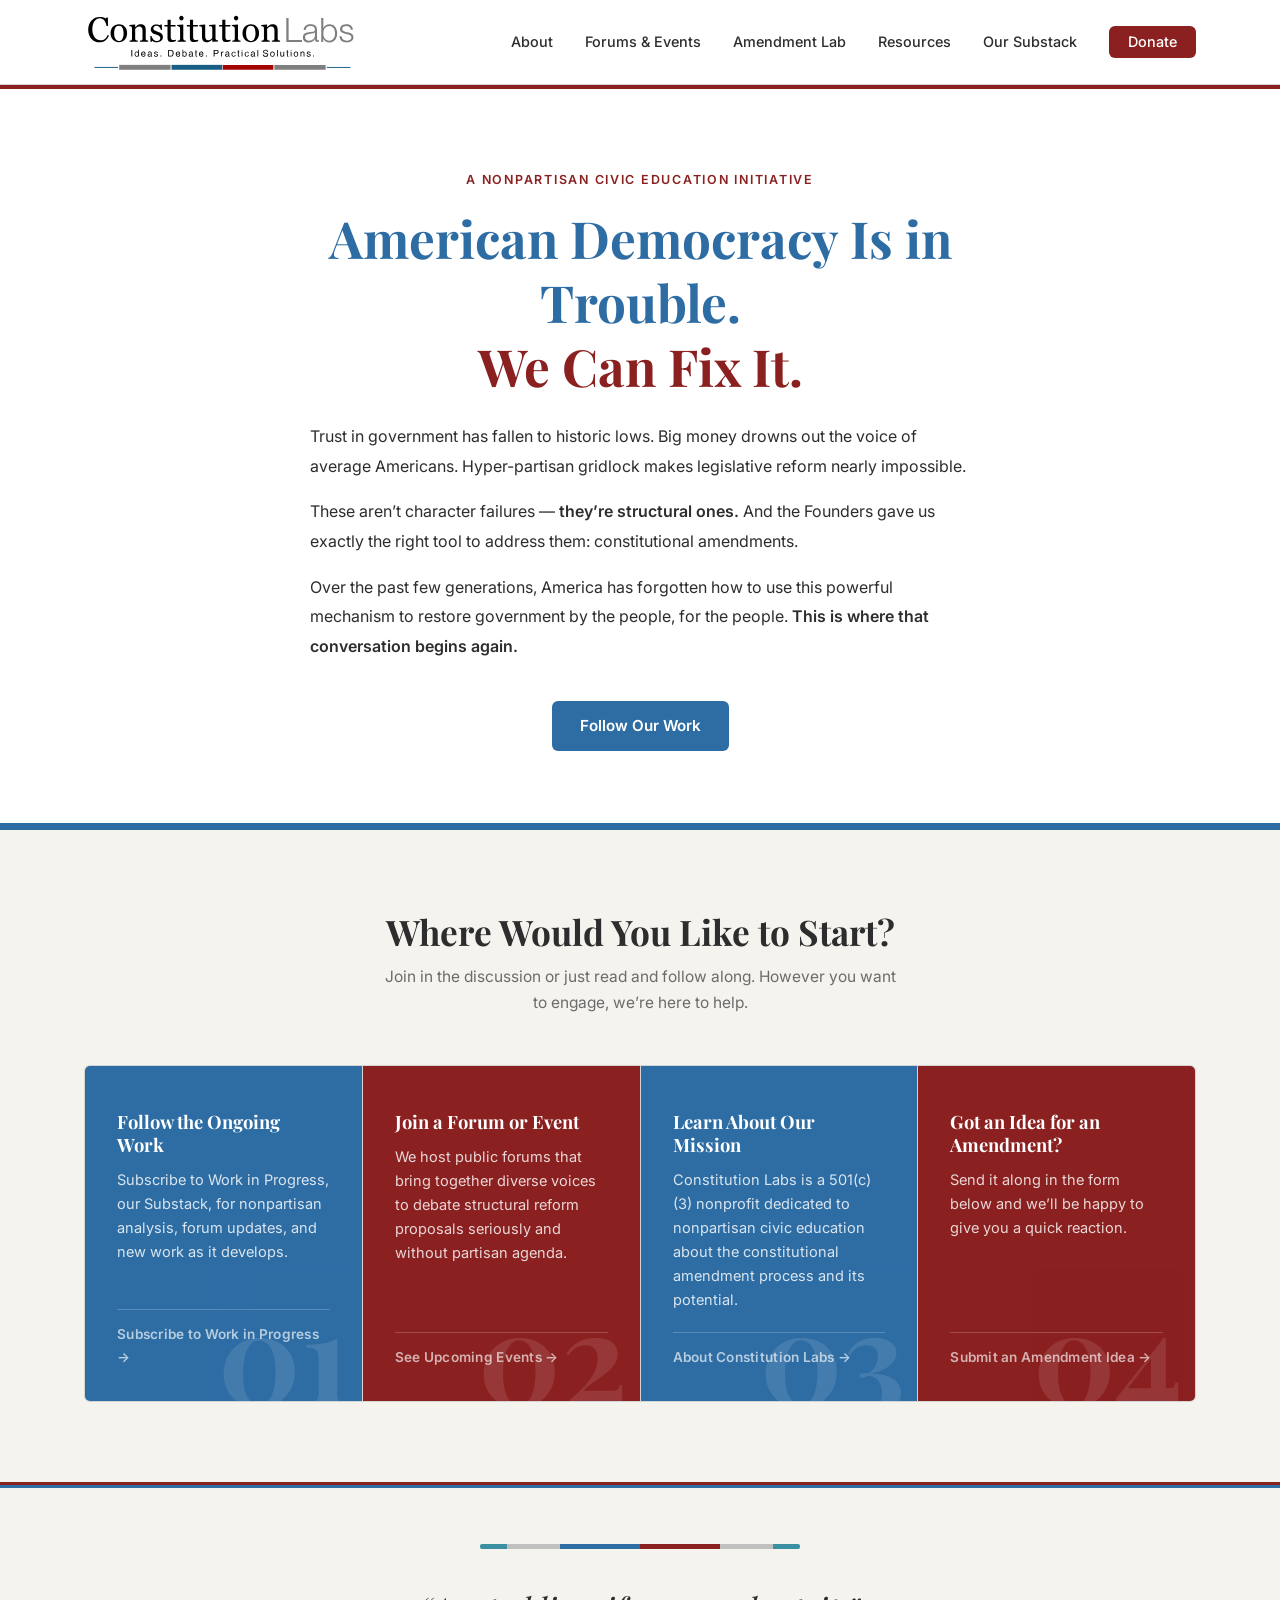
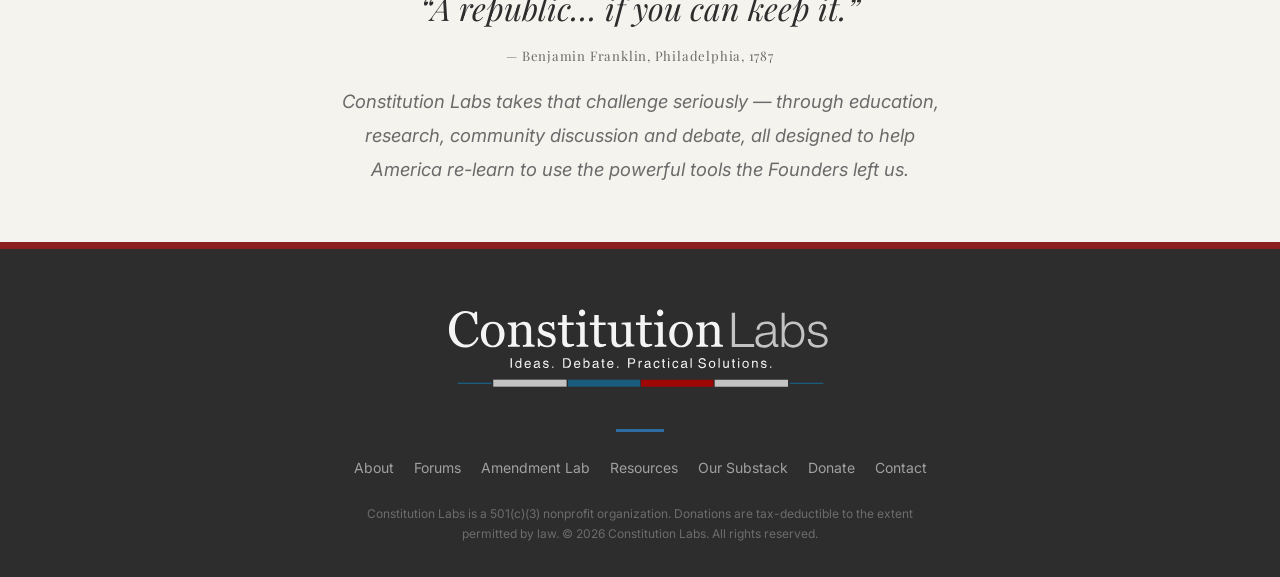
<file: index.html>
<!DOCTYPE html>
<html lang="en">
<head>
  <meta charset="UTF-8">
  <meta name="viewport" content="width=device-width, initial-scale=1.0">
  <title>Constitution Labs — Ideas. Debate. Practical Solutions.</title>
  <meta name="description" content="Constitution Labs is a nonpartisan nonprofit dedicated to educating the public about constitutional reform and fostering serious public dialogue about structural solutions to America's governance challenges.">
  <link rel="stylesheet" href="css/style.css">
  <link rel="preconnect" href="https://fonts.googleapis.com">
  <link href="https://fonts.googleapis.com/css2?family=Playfair+Display:ital,wght@0,400;0,700;1,400&family=Inter:wght@400;500;600&display=swap" rel="stylesheet">
</head>
<body>

  <!-- NAVIGATION -->
  <nav class="site-nav">
    <div class="nav-inner">
      <a href="/" class="nav-logo">
        <img src="assets/images/cl-logo-tagline.svg" alt="Constitution Labs">
      </a>
      <ul class="nav-links">
        <li><a href="/about.html">About</a></li>
        <li><a href="/forums.html">Forums &amp; Events</a></li>
        <li><a href="/amendment-lab.html">Amendment Lab</a></li>
        <li><a href="/resources.html">Resources</a></li>
        <li><a href="https://substack.com/@constitutionlabs" target="_blank" rel="noopener">Our Substack</a></li>
        <li><a href="/donate.html" class="nav-cta">Donate</a></li>
      </ul>
      <button class="nav-toggle" aria-label="Open menu">&#9776;</button>
    </div>
  </nav>

  <!-- HERO -->
  <header class="hero">
    <div class="hero-inner">
      <p class="hero-eyebrow">A Nonpartisan Civic Education Initiative</p>
      <h1 class="hero-headline">American Democracy Is in Trouble.<br><em>We Can Fix It.</em></h1>
      <div class="hero-subhead">
        <p>Trust in government has fallen to historic lows. Big money drowns out the voice of average Americans. Hyper-partisan gridlock makes legislative reform nearly impossible.</p>
        <p style="margin-top:1rem;">These aren&#8217;t character failures &#8212; <strong>they&#8217;re structural ones.</strong> And the Founders gave us exactly the right tool to address them: constitutional amendments.</p>
        <p style="margin-top:1rem;">Over the past few generations, America has forgotten how to use this powerful mechanism to restore government by the people, for the people. <strong>This is where that conversation begins again.</strong></p>
      </div>
      <div class="hero-actions">
        <a href="https://substack.com/@constitutionlabs" target="_blank" rel="noopener" class="btn btn-primary">Follow Our Work</a>
      </div>
    </div>
  </header>

  <!-- FOUR PATHWAYS -->
  <section class="pathways">
    <div class="container">
      <h2 class="section-title">Where Would You Like to Start?</h2>
      <p class="section-subtitle">Join in the discussion or just read and follow along. However you want to engage, we&#8217;re here to help.</p>
      <div class="pathway-grid">

        <a href="https://substack.com/@constitutionlabs" target="_blank" rel="noopener" class="pathway-card" data-num="01">
          <h3>Follow the Ongoing Work</h3>
          <p>Subscribe to Work in Progress, our Substack, for nonpartisan analysis, forum updates, and new work as it develops.</p>
          <span class="pathway-link">Subscribe to Work in Progress &rarr;</span>
        </a>

        <a href="/forums.html" class="pathway-card" data-num="02">
          <h3>Join a Forum or Event</h3>
          <p>We host public forums that bring together diverse voices to debate structural reform proposals seriously and without partisan agenda.</p>
          <span class="pathway-link">See Upcoming Events &rarr;</span>
        </a>

        <a href="/about.html" class="pathway-card" data-num="03">
          <h3>Learn About Our Mission</h3>
          <p>Constitution Labs is a 501(c)(3) nonprofit dedicated to nonpartisan civic education about the constitutional amendment process and its potential.</p>
          <span class="pathway-link">About Constitution Labs &rarr;</span>
        </a>

        <a href="/submit-amendment-idea-form.html" class="pathway-card" data-num="04">
          <h3>Got an Idea for an Amendment?</h3>
          <p>Send it along in the form below and we&#8217;ll be happy to give you a quick reaction.</p>
          <span class="pathway-link">Submit an Amendment Idea &rarr;</span>
        </a>

      </div>
    </div>
  </section>

  <!-- MISSION STRIP -->
  <section class="mission-strip">
    <div class="container">
      <div class="color-bar">
        <div class="bar-teal"></div>
        <div class="bar-lgray"></div>
        <div class="bar-slate"></div>
        <div class="bar-rust"></div>
        <div class="bar-rgray"></div>
        <div class="bar-teal2"></div>
      </div>
      <blockquote class="mission-quote">
        &#8220;A republic&hellip; if you can keep it.&#8221;
        <cite>&mdash; Benjamin Franklin, Philadelphia, 1787</cite>
      </blockquote>
      <p class="mission-text">Constitution Labs takes that challenge seriously &#8212; through education, research, community discussion and debate, all designed to help America re-learn to use the powerful tools the Founders left us.</p>
    </div>
  </section>

  <!-- FOOTER -->
  <footer class="site-footer">
    <div class="container footer-inner">
      <div class="footer-brand">
        <img src="assets/images/cl-logo-tagline-white.svg" alt="Constitution Labs">
      </div>
      <div class="footer-rule"></div>
      <nav class="footer-nav">
        <a href="/about.html">About</a>
        <a href="/forums.html">Forums</a>
        <a href="/amendment-lab.html">Amendment Lab</a>
        <a href="/resources.html">Resources</a>
        <a href="https://substack.com/@constitutionlabs" target="_blank" rel="noopener">Our Substack</a>
        <a href="/donate.html">Donate</a>
        <a href="/contact.html">Contact</a>
      </nav>
      <p class="footer-legal">Constitution Labs is a 501(c)(3) nonprofit organization. Donations are tax-deductible to the extent permitted by law. &copy; 2026 Constitution Labs. All rights reserved.</p>
    </div>
  </footer>

  <script src="js/main.js"></script>
</body>
</html>
</file>
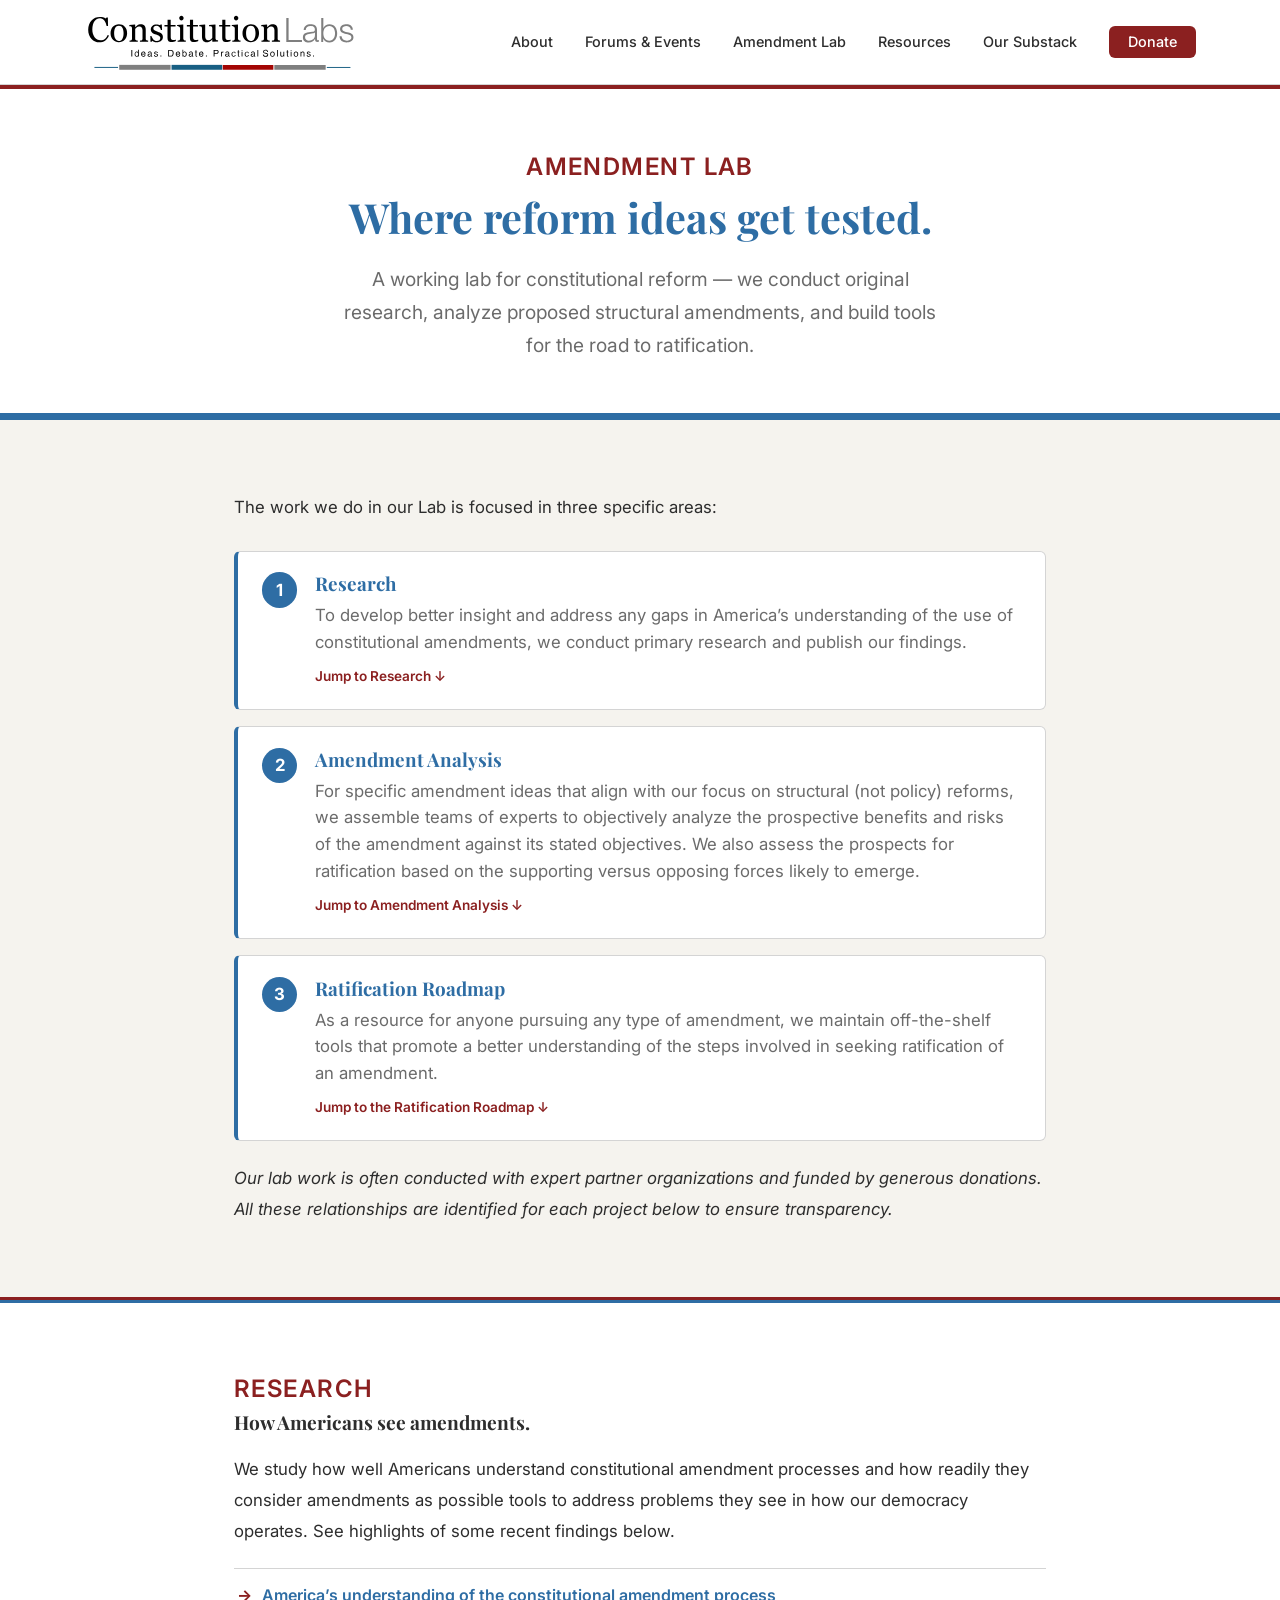
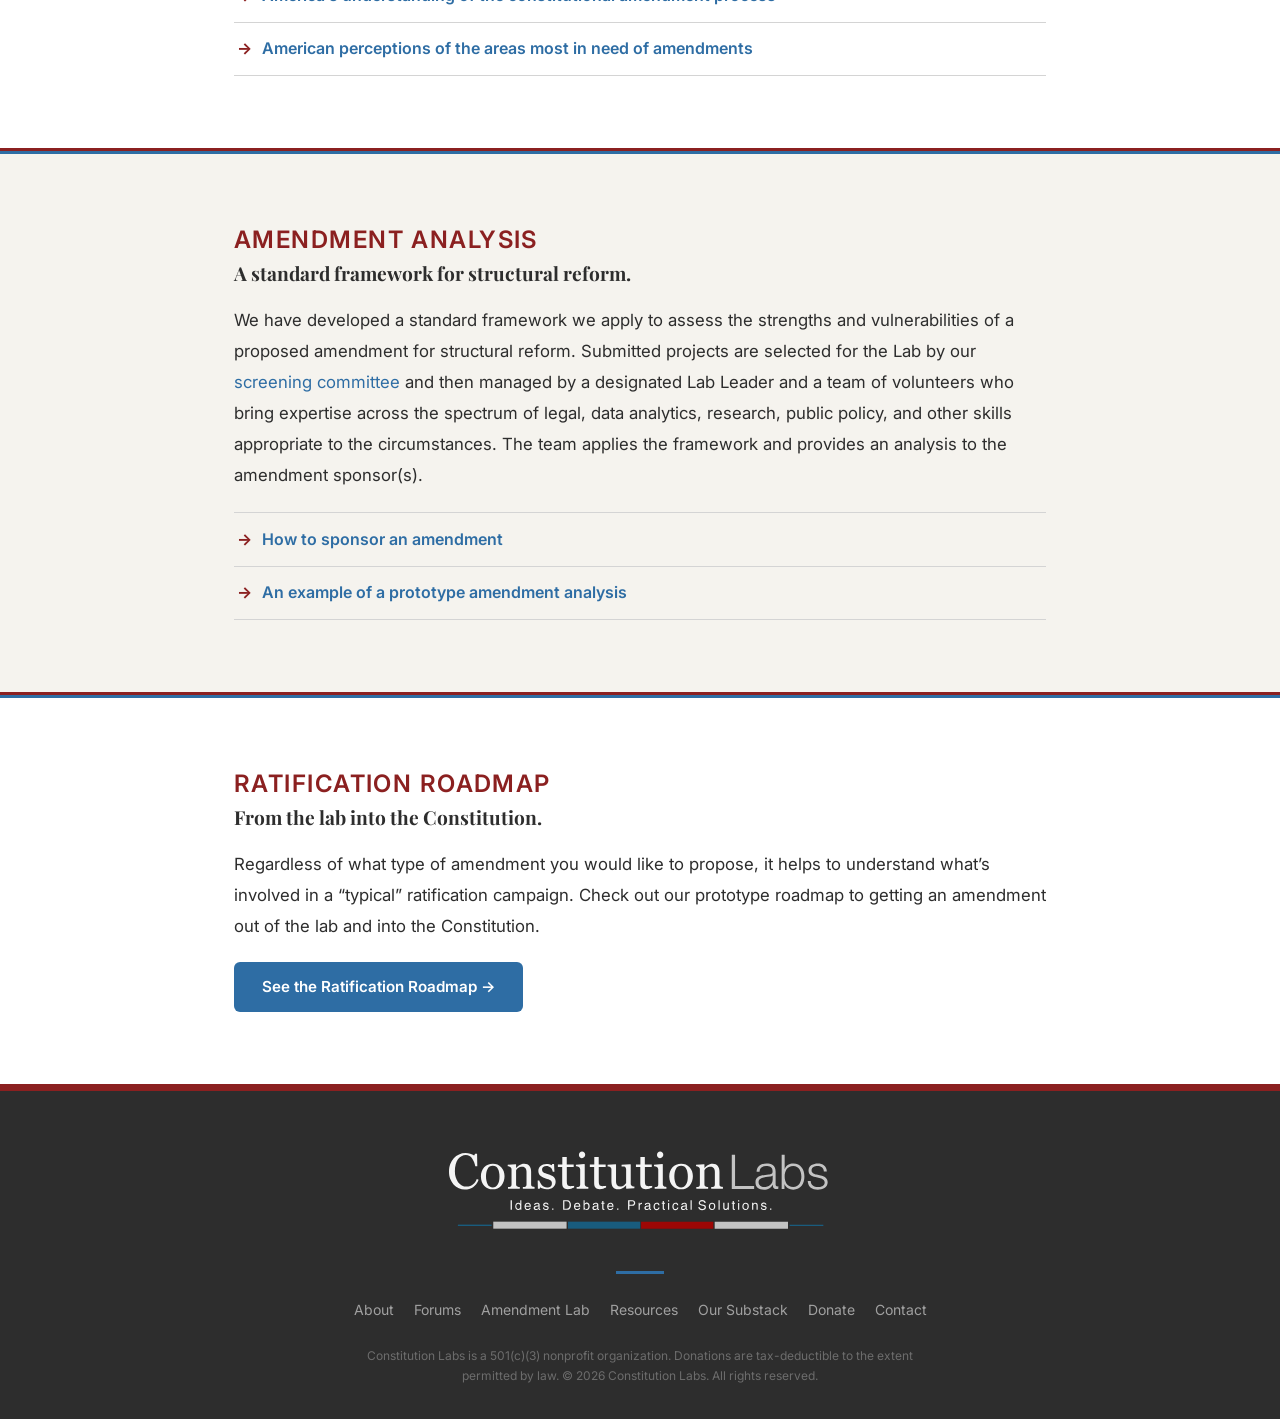
<file: amendment-lab.html>
<!DOCTYPE html>
<html lang="en">
<head>
  <meta charset="UTF-8">
  <meta name="viewport" content="width=device-width, initial-scale=1.0">
  <title>Amendment Lab — Constitution Labs</title>
  <meta name="description" content="Inside the Constitution Labs Amendment Lab: original research into how Americans understand amendments, expert analysis of proposed structural reforms, and practical tools for navigating the road to ratification.">
  <link rel="stylesheet" href="css/style.css">
  <link rel="preconnect" href="https://fonts.googleapis.com">
  <link href="https://fonts.googleapis.com/css2?family=Playfair+Display:ital,wght@0,400;0,700;1,400&family=Inter:wght@400;500;600&display=swap" rel="stylesheet">
</head>
<body>

  <!-- NAVIGATION -->
  <nav class="site-nav">
    <div class="nav-inner">
      <a href="/" class="nav-logo">
        <img src="assets/images/cl-logo-tagline.svg" alt="Constitution Labs">
      </a>
      <ul class="nav-links">
        <li><a href="/about.html">About</a></li>
        <li><a href="/forums.html">Forums &amp; Events</a></li>
        <li><a href="/amendment-lab.html">Amendment Lab</a></li>
        <li><a href="/resources.html">Resources</a></li>
        <li><a href="https://substack.com/@constitutionlabs" target="_blank" rel="noopener">Our Substack</a></li>
        <li><a href="/donate.html" class="nav-cta">Donate</a></li>
      </ul>
      <button class="nav-toggle" aria-label="Open menu">&#9776;</button>
    </div>
  </nav>

  <!-- PAGE HERO -->
  <header class="page-hero">
    <div class="page-hero-inner">
      <p class="hero-eyebrow">Amendment Lab</p>
      <h1>Where reform ideas get tested.</h1>
      <p class="lede">A working lab for constitutional reform &#8212; we conduct original research, analyze proposed structural amendments, and build tools for the road to ratification.</p>
    </div>
  </header>

  <!-- INTRO: THREE AREAS -->
  <section class="about-section parchment">
    <div class="container about-prose">
      <p>The work we do in our Lab is focused in three specific areas:</p>
      <div class="lab-cards">
        <div class="lab-card">
          <span class="lab-num">1</span>
          <div class="lab-card-body">
            <span class="lab-card-title">Research</span>
            <p>To develop better insight and address any gaps in America&#8217;s understanding of the use of constitutional amendments, we conduct primary research and publish our findings.</p>
            <a class="lab-card-jump" href="#research">Jump to Research &darr;</a>
          </div>
        </div>
        <div class="lab-card">
          <span class="lab-num">2</span>
          <div class="lab-card-body">
            <span class="lab-card-title">Amendment Analysis</span>
            <p>For specific amendment ideas that align with our focus on structural (not policy) reforms, we assemble teams of experts to objectively analyze the prospective benefits and risks of the amendment against its stated objectives. We also assess the prospects for ratification based on the supporting versus opposing forces likely to emerge.</p>
            <a class="lab-card-jump" href="#analysis">Jump to Amendment Analysis &darr;</a>
          </div>
        </div>
        <div class="lab-card">
          <span class="lab-num">3</span>
          <div class="lab-card-body">
            <span class="lab-card-title">Ratification Roadmap</span>
            <p>As a resource for anyone pursuing any type of amendment, we maintain off-the-shelf tools that promote a better understanding of the steps involved in seeking ratification of an amendment.</p>
            <a class="lab-card-jump" href="#roadmap">Jump to the Ratification Roadmap &darr;</a>
          </div>
        </div>
      </div>
      <p class="lab-transparency">Our lab work is often conducted with expert partner organizations and funded by generous donations. All these relationships are identified for each project below to ensure transparency.</p>
    </div>
  </section>

  <!-- RESEARCH -->
  <section class="about-section alt" id="research">
    <div class="container about-prose">
      <p class="eyebrow">Research</p>
      <h2>How Americans see amendments.</h2>
      <p>We study how well Americans understand constitutional amendment processes and how readily they consider amendments as possible tools to address problems they see in how our democracy operates. See highlights of some recent findings below.</p>
      <ul class="link-list">
        <li><a class="lab-link" href="#">America&#8217;s understanding of the constitutional amendment process</a></li>
        <li><a class="lab-link" href="#">American perceptions of the areas most in need of amendments</a></li>
      </ul>
    </div>
  </section>

  <!-- AMENDMENT ANALYSIS -->
  <section class="about-section parchment" id="analysis">
    <div class="container about-prose">
      <p class="eyebrow">Amendment Analysis</p>
      <h2>A standard framework for structural reform.</h2>
      <p>We have developed a standard framework we apply to assess the strengths and vulnerabilities of a proposed amendment for structural reform. Submitted projects are selected for the Lab by our <a href="#">screening committee</a> and then managed by a designated Lab Leader and a team of volunteers who bring expertise across the spectrum of legal, data analytics, research, public policy, and other skills appropriate to the circumstances. The team applies the framework and provides an analysis to the amendment sponsor(s).</p>
      <ul class="link-list">
        <li><a class="lab-link" href="/sponsor-an-amendment.html">How to sponsor an amendment</a></li>
        <li><a class="lab-link" href="#">An example of a prototype amendment analysis</a></li>
      </ul>
    </div>
  </section>

  <!-- RATIFICATION ROADMAP -->
  <section class="about-section alt" id="roadmap">
    <div class="container about-prose">
      <p class="eyebrow">Ratification Roadmap</p>
      <h2>From the lab into the Constitution.</h2>
      <p>Regardless of what type of amendment you would like to propose, it helps to understand what&#8217;s involved in a &#8220;typical&#8221; ratification campaign. Check out our prototype roadmap to getting an amendment out of the lab and into the Constitution.</p>
      <a href="#" class="btn btn-primary">See the Ratification Roadmap &rarr;</a>
    </div>
  </section>

  <!-- FOOTER -->
  <footer class="site-footer">
    <div class="container footer-inner">
      <div class="footer-brand">
        <img src="assets/images/cl-logo-tagline-white.svg" alt="Constitution Labs">
      </div>
      <div class="footer-rule"></div>
      <nav class="footer-nav">
        <a href="/about.html">About</a>
        <a href="/forums.html">Forums</a>
        <a href="/amendment-lab.html">Amendment Lab</a>
        <a href="/resources.html">Resources</a>
        <a href="https://substack.com/@constitutionlabs" target="_blank" rel="noopener">Our Substack</a>
        <a href="/donate.html">Donate</a>
        <a href="/contact.html">Contact</a>
      </nav>
      <p class="footer-legal">Constitution Labs is a 501(c)(3) nonprofit organization. Donations are tax-deductible to the extent permitted by law. &copy; 2026 Constitution Labs. All rights reserved.</p>
    </div>
  </footer>

  <script src="js/main.js"></script>
</body>
</html>
</file>
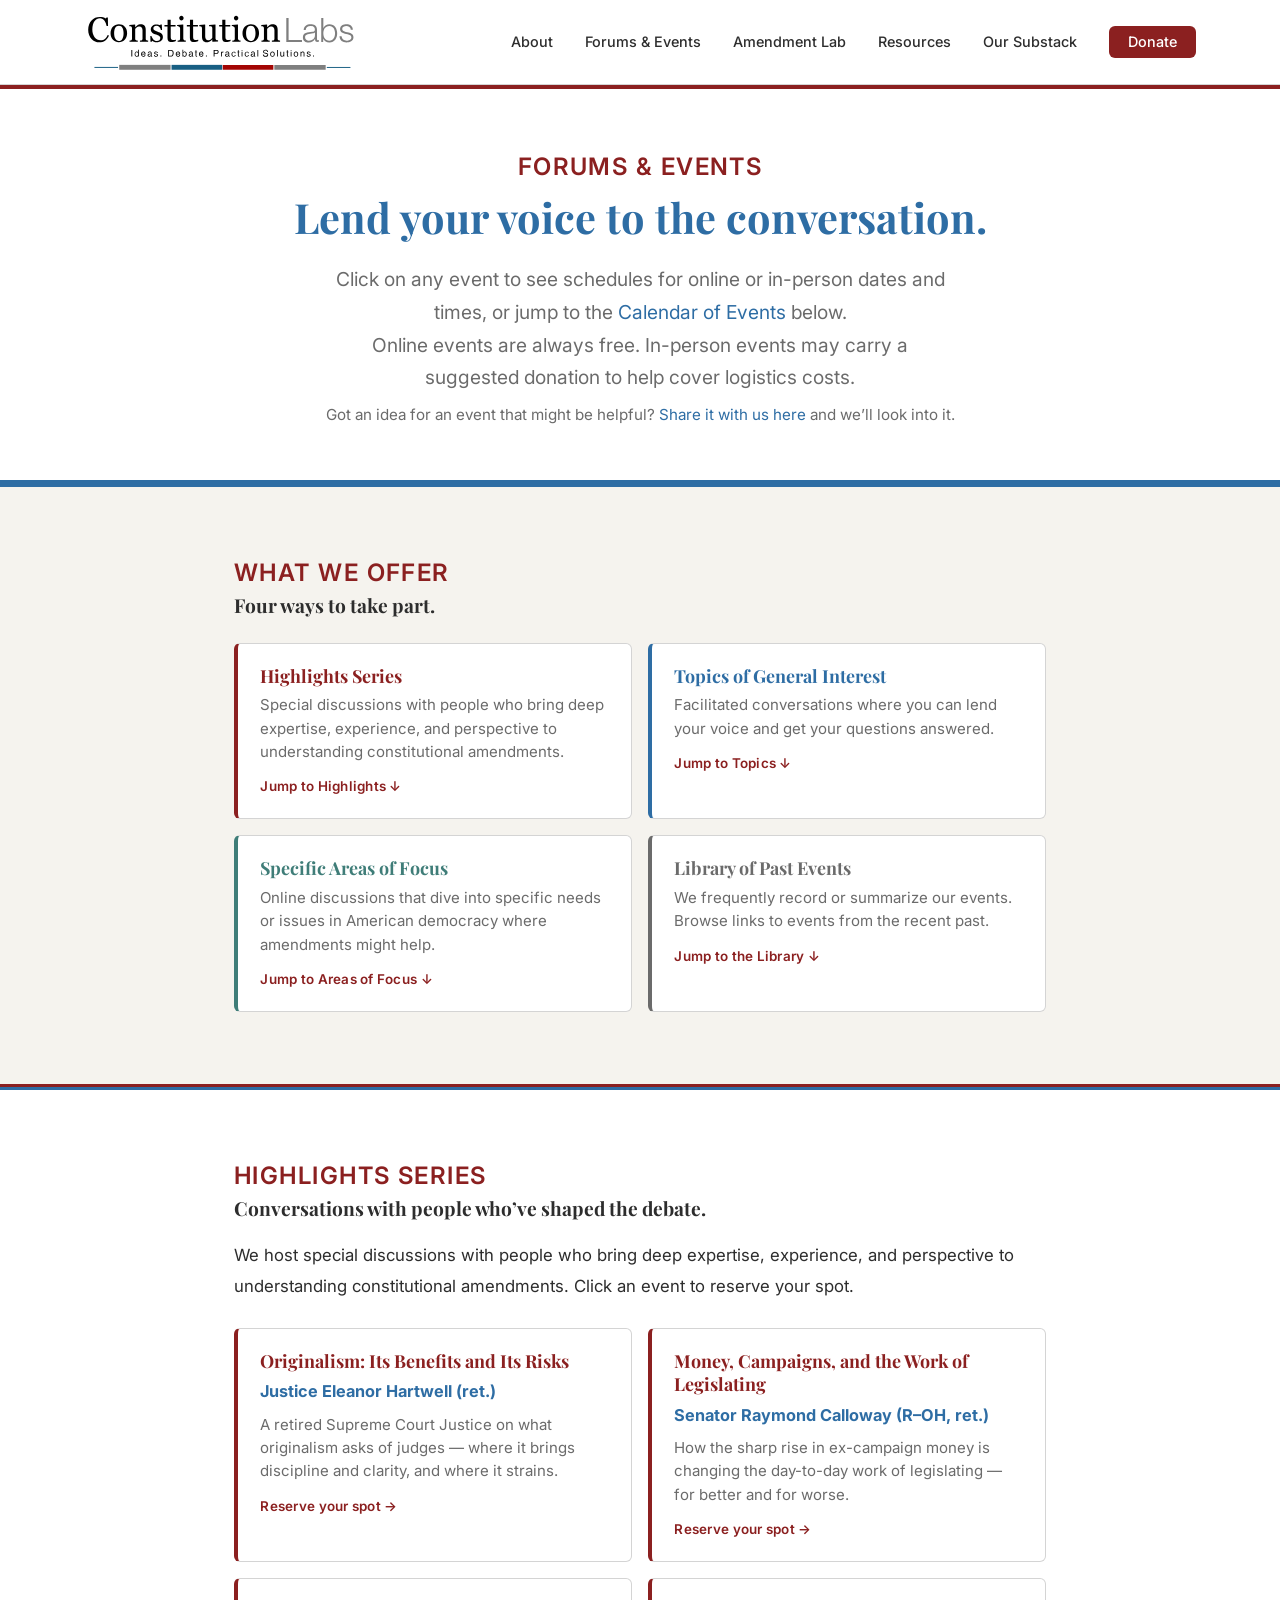
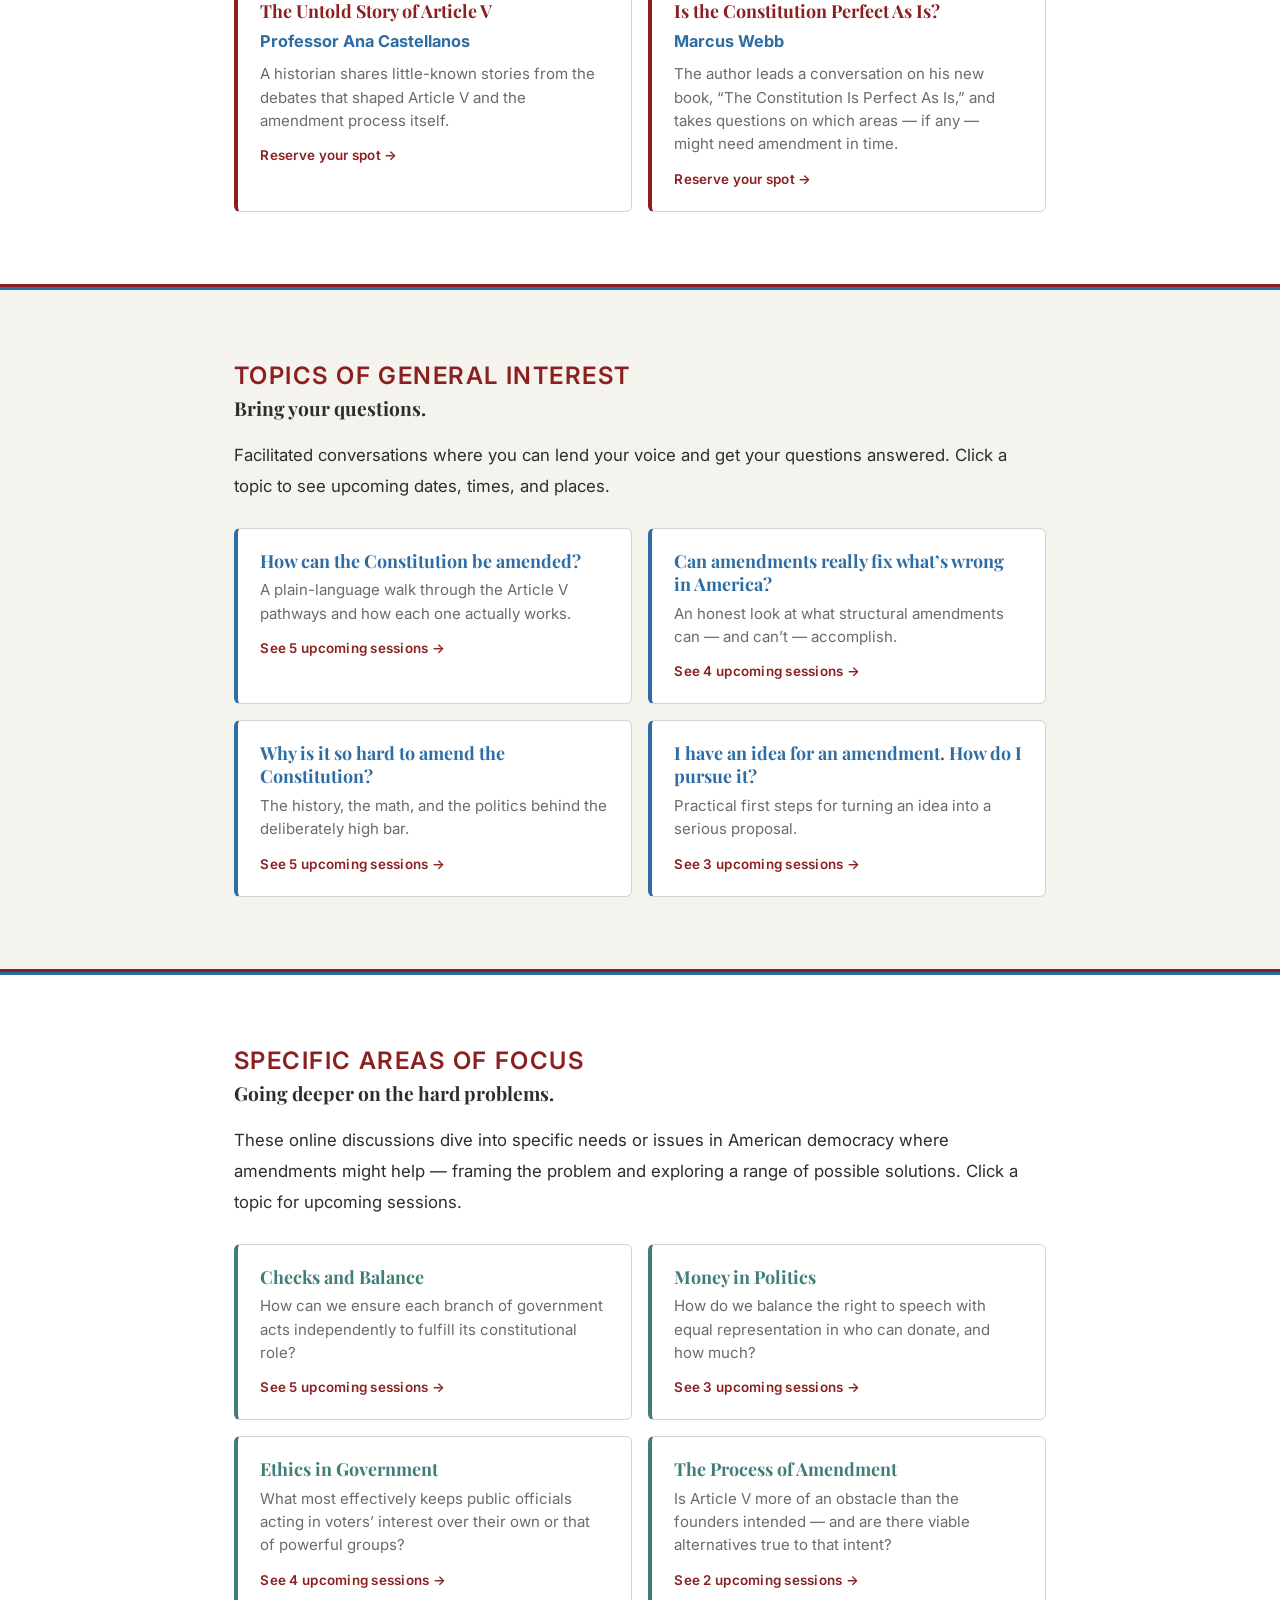
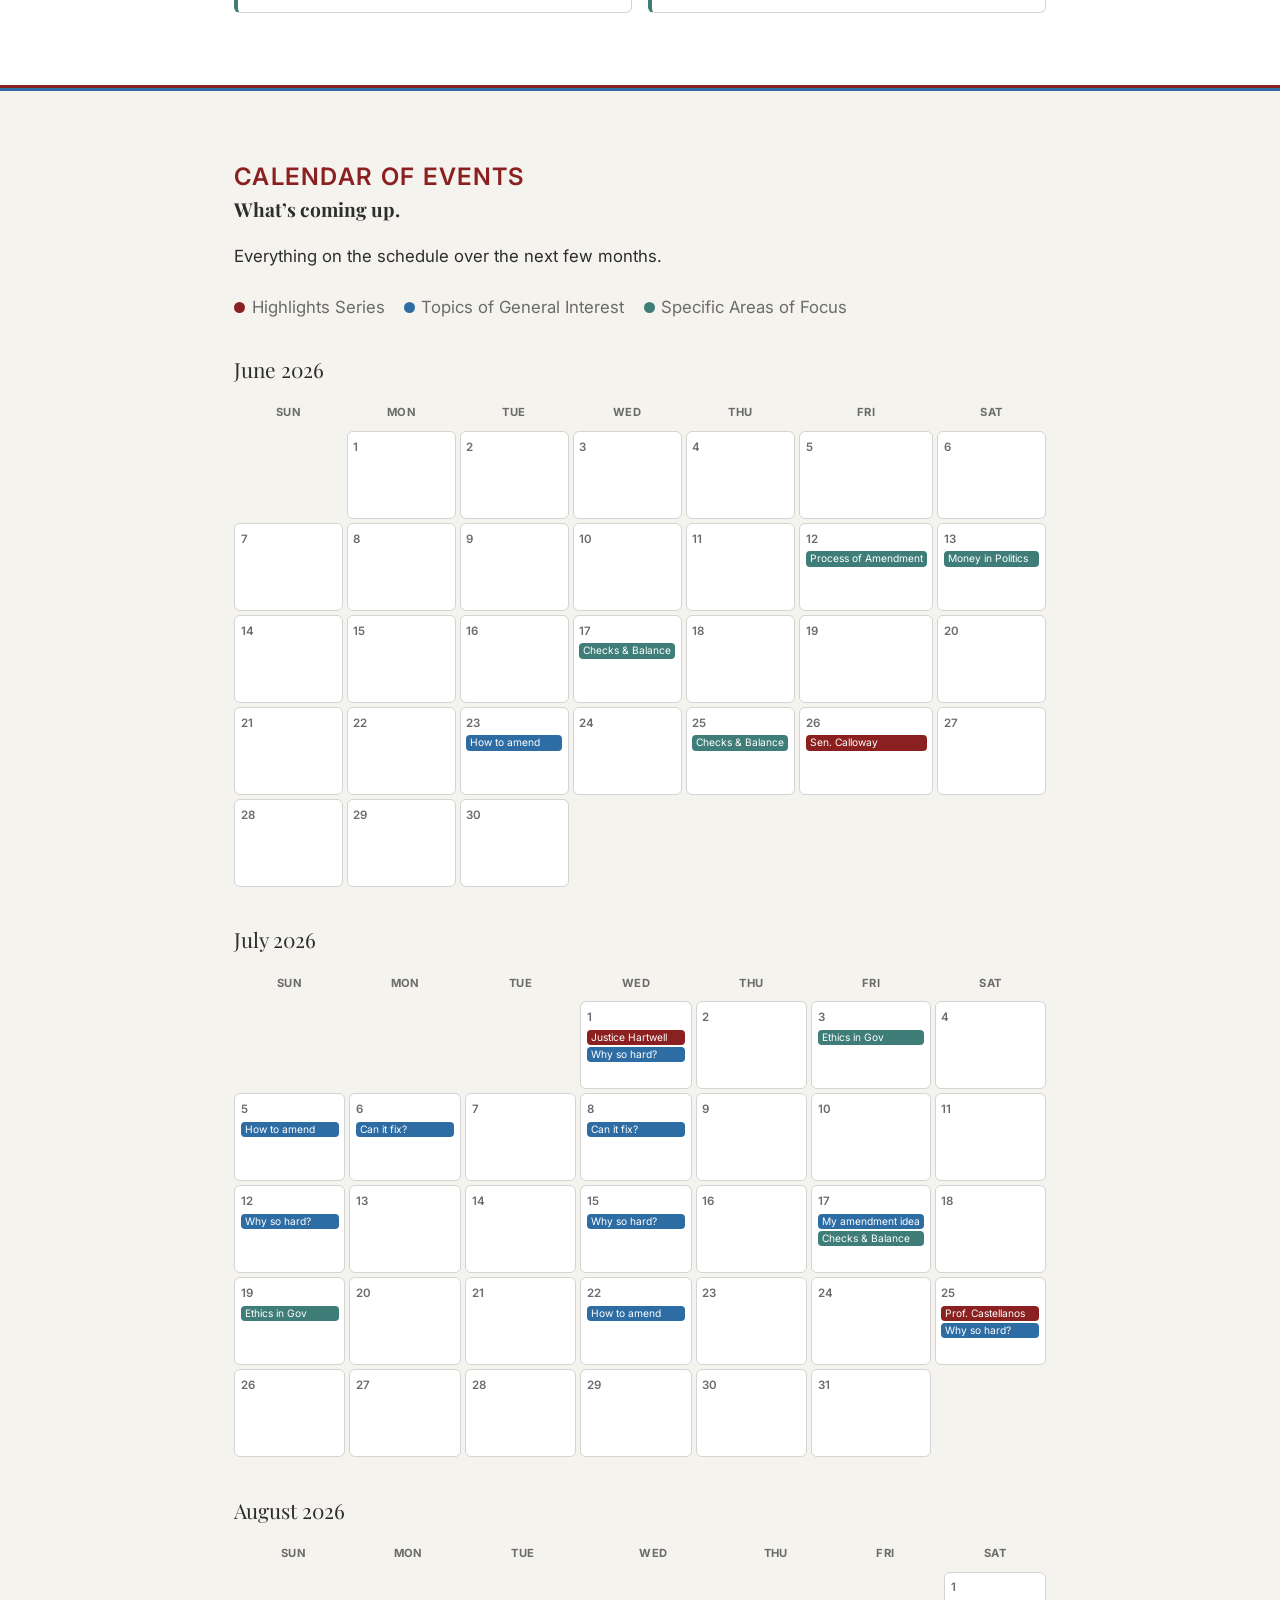
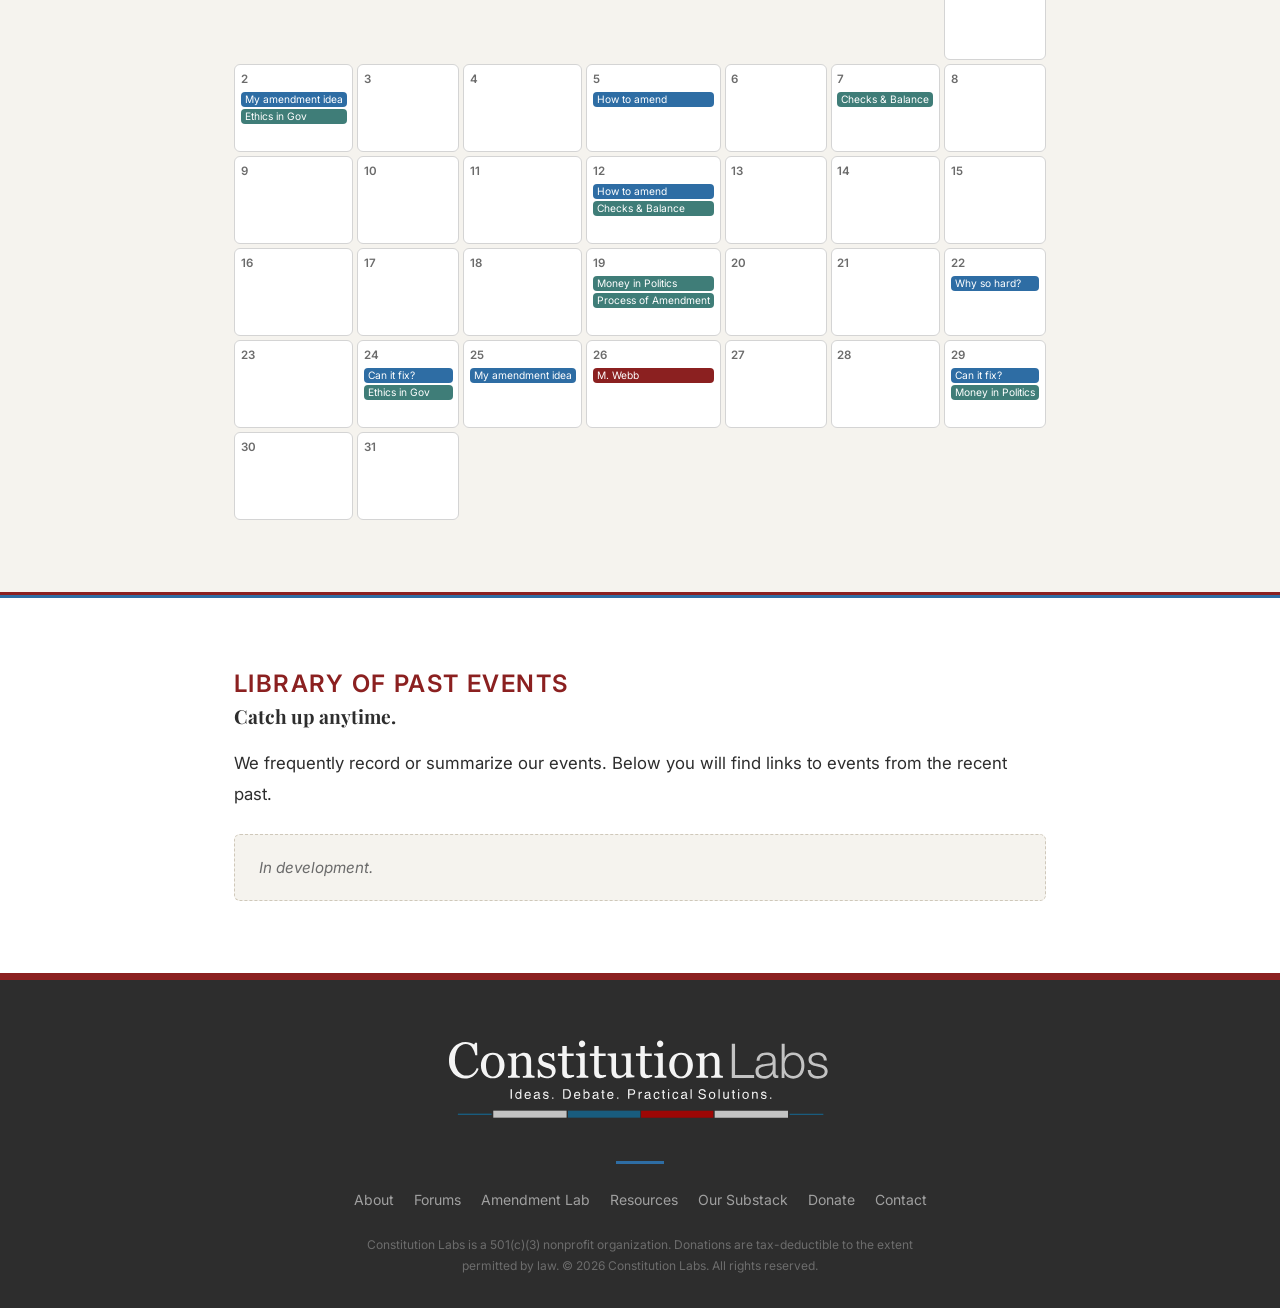
<file: forums.html>
<!DOCTYPE html>
<html lang="en">
<head>
  <meta charset="UTF-8">
  <meta name="viewport" content="width=device-width, initial-scale=1.0">
  <title>Forums &amp; Events — Constitution Labs</title>
  <meta name="description" content="Join Constitution Labs forums and events: expert Highlights Series conversations, facilitated discussions on how amendments work, and deeper sessions on specific areas of democratic reform — online and in person.">
  <link rel="stylesheet" href="css/style.css">
  <link rel="preconnect" href="https://fonts.googleapis.com">
  <link href="https://fonts.googleapis.com/css2?family=Playfair+Display:ital,wght@0,400;0,700;1,400&family=Inter:wght@400;500;600&display=swap" rel="stylesheet">
</head>
<body>

  <!-- NAVIGATION -->
  <nav class="site-nav">
    <div class="nav-inner">
      <a href="/" class="nav-logo">
        <img src="assets/images/cl-logo-tagline.svg" alt="Constitution Labs">
      </a>
      <ul class="nav-links">
        <li><a href="/about.html">About</a></li>
        <li><a href="/forums.html">Forums &amp; Events</a></li>
        <li><a href="/amendment-lab.html">Amendment Lab</a></li>
        <li><a href="/resources.html">Resources</a></li>
        <li><a href="https://substack.com/@constitutionlabs" target="_blank" rel="noopener">Our Substack</a></li>
        <li><a href="/donate.html" class="nav-cta">Donate</a></li>
      </ul>
      <button class="nav-toggle" aria-label="Open menu">&#9776;</button>
    </div>
  </nav>

  <!-- PAGE HERO -->
  <header class="page-hero">
    <div class="page-hero-inner">
      <p class="hero-eyebrow">Forums &amp; Events</p>
      <h1>Lend your voice to the conversation.</h1>
      <p class="lede">Click on any event to see schedules for online or in-person dates and times, or jump to the <a href="#calendar">Calendar of Events</a> below.</p>
      <p class="lede">Online events are always free. In-person events may carry a suggested donation to help cover logistics costs.</p>
      <p class="hero-note">Got an idea for an event that might be helpful? <a href="#">Share it with us here</a> and we&#8217;ll look into it.</p>
    </div>
  </header>

  <!-- OVERVIEW -->
  <section class="about-section parchment">
    <div class="container about-prose">
      <p class="eyebrow">What We Offer</p>
      <h2>Four ways to take part.</h2>
      <div class="event-list">
        <a class="event-card k-highlight" href="#highlights">
          <span class="ev-title">Highlights Series</span>
          <span class="ev-blurb">Special discussions with people who bring deep expertise, experience, and perspective to understanding constitutional amendments.</span>
          <span class="ev-cta">Jump to Highlights &darr;</span>
        </a>
        <a class="event-card k-topic" href="#topics">
          <span class="ev-title">Topics of General Interest</span>
          <span class="ev-blurb">Facilitated conversations where you can lend your voice and get your questions answered.</span>
          <span class="ev-cta">Jump to Topics &darr;</span>
        </a>
        <a class="event-card k-focus" href="#focus">
          <span class="ev-title">Specific Areas of Focus</span>
          <span class="ev-blurb">Online discussions that dive into specific needs or issues in American democracy where amendments might help.</span>
          <span class="ev-cta">Jump to Areas of Focus &darr;</span>
        </a>
        <a class="event-card k-library" href="#library">
          <span class="ev-title">Library of Past Events</span>
          <span class="ev-blurb">We frequently record or summarize our events. Browse links to events from the recent past.</span>
          <span class="ev-cta">Jump to the Library &darr;</span>
        </a>
      </div>
    </div>
  </section>

  <!-- HIGHLIGHTS SERIES -->
  <section class="about-section alt" id="highlights">
    <div class="container about-prose">
      <p class="eyebrow">Highlights Series</p>
      <h2>Conversations with people who&#8217;ve shaped the debate.</h2>
      <p>We host special discussions with people who bring deep expertise, experience, and perspective to understanding constitutional amendments. Click an event to reserve your spot.</p>
      <div class="event-list" id="highlights-list"></div>
    </div>
  </section>

  <!-- TOPICS OF GENERAL INTEREST -->
  <section class="about-section parchment" id="topics">
    <div class="container about-prose">
      <p class="eyebrow">Topics of General Interest</p>
      <h2>Bring your questions.</h2>
      <p>Facilitated conversations where you can lend your voice and get your questions answered. Click a topic to see upcoming dates, times, and places.</p>
      <div class="event-list" id="topics-list"></div>
    </div>
  </section>

  <!-- SPECIFIC AREAS OF FOCUS -->
  <section class="about-section alt" id="focus">
    <div class="container about-prose">
      <p class="eyebrow">Specific Areas of Focus</p>
      <h2>Going deeper on the hard problems.</h2>
      <p>These online discussions dive into specific needs or issues in American democracy where amendments might help &#8212; framing the problem and exploring a range of possible solutions. Click a topic for upcoming sessions.</p>
      <div class="event-list" id="focus-list"></div>
    </div>
  </section>

  <!-- CALENDAR OF EVENTS -->
  <section class="about-section parchment" id="calendar">
    <div class="container">
      <div class="about-prose">
        <p class="eyebrow">Calendar of Events</p>
        <h2>What&#8217;s coming up.</h2>
        <p>Everything on the schedule over the next few months.</p>
        <p class="cal-legend">
          <span><span class="cal-dot k-highlight"></span>Highlights Series</span>
          <span><span class="cal-dot k-topic"></span>Topics of General Interest</span>
          <span><span class="cal-dot k-focus"></span>Specific Areas of Focus</span>
        </p>
      </div>
      <div class="cal-months" id="cal-months"></div>
    </div>
  </section>

  <!-- LIBRARY OF PAST EVENTS -->
  <section class="about-section alt" id="library">
    <div class="container about-prose">
      <p class="eyebrow">Library of Past Events</p>
      <h2>Catch up anytime.</h2>
      <p>We frequently record or summarize our events. Below you will find links to events from the recent past.</p>
      <div class="placeholder-note">In development.</div>
    </div>
  </section>

  <!-- MODAL -->
  <div class="modal-overlay" id="modal" aria-hidden="true" role="dialog" aria-modal="true">
    <div class="modal" role="document">
      <button class="modal-close" id="modal-close" aria-label="Close">&times;</button>
      <div id="modal-body"></div>
    </div>
  </div>

  <!-- FOOTER -->
  <footer class="site-footer">
    <div class="container footer-inner">
      <div class="footer-brand">
        <img src="assets/images/cl-logo-tagline-white.svg" alt="Constitution Labs">
      </div>
      <div class="footer-rule"></div>
      <nav class="footer-nav">
        <a href="/about.html">About</a>
        <a href="/forums.html">Forums</a>
        <a href="/amendment-lab.html">Amendment Lab</a>
        <a href="/resources.html">Resources</a>
        <a href="https://substack.com/@constitutionlabs" target="_blank" rel="noopener">Our Substack</a>
        <a href="/donate.html">Donate</a>
        <a href="/contact.html">Contact</a>
      </nav>
      <p class="footer-legal">Constitution Labs is a 501(c)(3) nonprofit organization. Donations are tax-deductible to the extent permitted by law. &copy; 2026 Constitution Labs. All rights reserved.</p>
    </div>
  </footer>

  <script src="js/main.js"></script>
  <script>
  (function(){
    const DATA = {"highlights":[{"id":"h1","speaker":"Justice Eleanor Hartwell (ret.)","talk":"Originalism: Its Benefits and Its Risks","short":"Justice Hartwell","blurb":"A retired Supreme Court Justice on what originalism asks of judges \u2014 where it brings discipline and clarity, and where it strains.","date":"2026-07-01","time":"6:30 PM ET"},{"id":"h2","speaker":"Senator Raymond Calloway (R\u2013OH, ret.)","talk":"Money, Campaigns, and the Work of Legislating","short":"Sen. Calloway","blurb":"How the sharp rise in ex-campaign money is changing the day-to-day work of legislating \u2014 for better and for worse.","date":"2026-06-26","time":"6:00 PM ET"},{"id":"h3","speaker":"Professor Ana Castellanos","talk":"The Untold Story of Article V","short":"Prof. Castellanos","blurb":"A historian shares little-known stories from the debates that shaped Article V and the amendment process itself.","date":"2026-07-25","time":"6:30 PM ET"},{"id":"h4","speaker":"Marcus Webb","talk":"Is the Constitution Perfect As Is?","short":"M. Webb","blurb":"The author leads a conversation on his new book, \u201cThe Constitution Is Perfect As Is,\u201d and takes questions on which areas \u2014 if any \u2014 might need amendment in time.","date":"2026-08-26","time":"7:00 PM ET"}],"topics":[{"id":"t1","title":"How can the Constitution be amended?","short":"How to amend","desc":"A plain-language walk through the Article V pathways and how each one actually works.","sessions":[{"date":"2026-06-23","time":"5:30 PM ET","place":"Pembroke Pines, FL"},{"date":"2026-07-05","time":"5:30 PM ET","place":"Online"},{"date":"2026-07-22","time":"7:30 PM ET","place":"Online"},{"date":"2026-08-05","time":"6:30 PM ET","place":"Escondido, CA"},{"date":"2026-08-12","time":"7:00 PM ET","place":"Toledo, OH"}]},{"id":"t2","title":"Can amendments really fix what\u2019s wrong in America?","short":"Can it fix?","desc":"An honest look at what structural amendments can \u2014 and can\u2019t \u2014 accomplish.","sessions":[{"date":"2026-07-06","time":"12:00 PM ET","place":"Toledo, OH"},{"date":"2026-07-08","time":"5:30 PM ET","place":"Newark, NJ"},{"date":"2026-08-24","time":"6:00 PM ET","place":"Nashville, TN"},{"date":"2026-08-29","time":"7:00 PM ET","place":"Saint Paul, MN"}]},{"id":"t3","title":"Why is it so hard to amend the Constitution?","short":"Why so hard?","desc":"The history, the math, and the politics behind the deliberately high bar.","sessions":[{"date":"2026-07-01","time":"12:00 PM ET","place":"Nashville, TN"},{"date":"2026-07-12","time":"7:30 PM ET","place":"Indianapolis, IN"},{"date":"2026-07-15","time":"6:00 PM ET","place":"Online"},{"date":"2026-07-25","time":"5:30 PM ET","place":"Moreno Valley, CA"},{"date":"2026-08-22","time":"8:00 PM ET","place":"Little Rock, AR"}]},{"id":"t4","title":"I have an idea for an amendment. How do I pursue it?","short":"My amendment idea","desc":"Practical first steps for turning an idea into a serious proposal.","sessions":[{"date":"2026-07-17","time":"6:00 PM ET","place":"Online"},{"date":"2026-08-02","time":"12:30 PM ET","place":"Birmingham, AL"},{"date":"2026-08-25","time":"5:30 PM ET","place":"Yonkers, NY"}]}],"focus":[{"id":"f1","title":"Checks and Balance","short":"Checks & Balance","desc":"How can we ensure each branch of government acts independently to fulfill its constitutional role?","sessions":[{"date":"2026-06-17","time":"6:00 PM ET","place":"Online"},{"date":"2026-06-25","time":"12:30 PM ET","place":"Online"},{"date":"2026-07-17","time":"7:00 PM ET","place":"Online"},{"date":"2026-08-07","time":"7:30 PM ET","place":"Online"},{"date":"2026-08-12","time":"7:00 PM ET","place":"Online"}]},{"id":"f2","title":"Money in Politics","short":"Money in Politics","desc":"How do we balance the right to speech with equal representation in who can donate, and how much?","sessions":[{"date":"2026-06-13","time":"5:30 PM ET","place":"Online"},{"date":"2026-08-19","time":"12:00 PM ET","place":"Online"},{"date":"2026-08-29","time":"7:00 PM ET","place":"Online"}]},{"id":"f3","title":"Ethics in Government","short":"Ethics in Gov","desc":"What most effectively keeps public officials acting in voters\u2019 interest over their own or that of powerful groups?","sessions":[{"date":"2026-07-03","time":"6:30 PM ET","place":"Online"},{"date":"2026-07-19","time":"6:30 PM ET","place":"Online"},{"date":"2026-08-02","time":"7:00 PM ET","place":"Online"},{"date":"2026-08-24","time":"5:30 PM ET","place":"Online"}]},{"id":"f4","title":"The Process of Amendment","short":"Process of Amendment","desc":"Is Article V more of an obstacle than the founders intended \u2014 and are there viable alternatives true to that intent?","sessions":[{"date":"2026-06-12","time":"8:00 PM ET","place":"Online"},{"date":"2026-08-19","time":"12:00 PM ET","place":"Online"}]}]};
    const STATES = ["AL","AK","AZ","AR","CA","CO","CT","DE","DC","FL","GA","HI","ID","IL","IN","IA","KS","KY","LA","ME","MD","MA","MI","MN","MS","MO","MT","NE","NV","NH","NJ","NM","NY","NC","ND","OH","OK","OR","PA","RI","SC","SD","TN","TX","UT","VT","VA","WA","WV","WI","WY"];

    function fmtDate(iso){
      const p = iso.split("-").map(Number);
      return new Date(p[0],p[1]-1,p[2]).toLocaleDateString("en-US",{weekday:"short",month:"short",day:"numeric"});
    }

    // ---- cards ----
    function cardHighlight(h){
      return '<button class="event-card k-highlight" data-kind="reg" data-id="'+h.id+'">'+
        '<span class="ev-title">'+h.talk+'</span>'+
        '<span class="ev-speaker">'+h.speaker+'</span>'+
        '<span class="ev-blurb">'+h.blurb+'</span>'+
        '<span class="ev-cta">Reserve your spot &rarr;</span></button>';
    }
    function cardTopic(t,cls,kind){
      const n=t.sessions.length;
      return '<button class="event-card '+cls+'" data-kind="'+kind+'" data-id="'+t.id+'">'+
        '<span class="ev-title">'+t.title+'</span>'+
        '<span class="ev-blurb">'+t.desc+'</span>'+
        '<span class="ev-cta">See '+n+' upcoming session'+(n>1?'s':'')+' &rarr;</span></button>';
    }
    document.getElementById("highlights-list").innerHTML = DATA.highlights.map(cardHighlight).join("");
    document.getElementById("topics-list").innerHTML = DATA.topics.map(function(t){return cardTopic(t,"k-topic","topic");}).join("");
    document.getElementById("focus-list").innerHTML  = DATA.focus.map(function(t){return cardTopic(t,"k-focus","focus");}).join("");

    document.querySelectorAll(".event-card").forEach(function(btn){
      btn.addEventListener("click",function(){
        const id=btn.dataset.id, kind=btn.dataset.kind;
        if(kind==="reg") openReg(id); else openSched(kind,id);
      });
    });

    // ---- modal plumbing ----
    const modal=document.getElementById("modal");
    function openModal(){ modal.classList.add("open"); modal.setAttribute("aria-hidden","false"); document.body.style.overflow="hidden"; modal.scrollTop=0; }
    function closeModal(){ modal.classList.remove("open"); modal.setAttribute("aria-hidden","true"); document.body.style.overflow=""; }
    document.getElementById("modal-close").addEventListener("click",closeModal);
    modal.addEventListener("click",function(e){ if(e.target===modal) closeModal(); });
    document.addEventListener("keydown",function(e){ if(e.key==="Escape") closeModal(); });

    // ---- registration (Highlights) ----
    function openReg(id){
      const h=DATA.highlights.find(function(x){return x.id===id;});
      const opts=STATES.map(function(s){return '<option value="'+s+'">'+s+'</option>';}).join("");
      document.getElementById("modal-body").innerHTML =
        '<p class="modal-eyebrow">Highlights Series</p>'+
        '<h3>'+h.talk+'</h3>'+
        '<p class="modal-speaker">'+h.speaker+'</p>'+
        '<p class="modal-blurb">'+h.blurb+'</p>'+
        '<p class="modal-when"><strong>'+fmtDate(h.date)+'</strong> &middot; '+h.time+' &middot; Online &middot; Free</p>'+
        '<form id="reg-form" class="reg-form" novalidate>'+
          '<label>Full name<input type="text" name="name" required></label>'+
          '<label>City<input type="text" name="city" required></label>'+
          '<label>State<select name="state" required><option value="" selected disabled>Choose&hellip;</option>'+opts+'</select></label>'+
          '<label>Email<input type="email" name="email" required></label>'+
          '<button type="submit" class="btn btn-primary">Register</button>'+
          '<p class="reg-note">We&rsquo;ll send a confirmation and a reminder to your email.</p>'+
        '</form>';
      const form=document.getElementById("reg-form");
      form.addEventListener("submit",function(e){
        e.preventDefault();
        if(!form.name.value.trim()||!form.email.value.trim()||!form.city.value.trim()||!form.state.value){
          form.reportValidity&&form.reportValidity(); return;
        }
        const name=form.name.value.trim(), email=form.email.value.trim();
        document.getElementById("modal-body").innerHTML =
          '<div class="reg-confirm"><div class="rc-check">&#10003;</div>'+
          '<h4>You&rsquo;re registered, '+name+'!</h4>'+
          '<p>A confirmation is on its way to <strong>'+email+'</strong>, with a reminder before <strong>'+fmtDate(h.date)+'</strong>.</p></div>';
      });
      openModal();
    }

    // ---- schedule (Topics / Focus) ----
    function openSched(kind,id){
      const arr = kind==="topic"?DATA.topics:DATA.focus;
      const t=arr.find(function(x){return x.id===id;});
      const label = kind==="topic"?"Topics of General Interest":"Specific Areas of Focus";
      const rows=t.sessions.map(function(s){
        const where = s.place==="Online"
          ? 'Online <span class="free">&middot; Free</span>'
          : s.place+' <span class="free">&middot; suggested donation $10&ndash;20</span>';
        return '<div class="sched-row">'+
          '<div class="sched-when"><span class="sched-date">'+fmtDate(s.date)+'</span><span class="sched-time">'+s.time+'</span></div>'+
          '<div class="sched-where">'+where+'</div>'+
          '<button class="btn btn-primary btn-small sched-reg">Register here</button></div>';
      }).join("");
      document.getElementById("modal-body").innerHTML =
        '<p class="modal-eyebrow">'+label+'</p>'+
        '<h3>'+t.title+'</h3>'+
        '<p class="modal-blurb">'+t.desc+'</p>'+
        '<p class="sched-head">Upcoming sessions</p>'+
        '<div class="sched-list">'+rows+'</div>';
      document.querySelectorAll(".sched-reg").forEach(function(b){
        b.addEventListener("click",function(){ b.outerHTML='<span class="sched-done">&#10003; Registration opens soon</span>'; });
      });
      openModal();
    }

    // ---- calendar ----
    function calEvents(){
      const ev={};
      function push(d,label,kind){ (ev[d]=ev[d]||[]).push({label:label,kind:kind}); }
      DATA.highlights.forEach(function(h){ push(h.date,h.short,"k-highlight"); });
      DATA.topics.forEach(function(t){ t.sessions.forEach(function(s){ push(s.date,t.short,"k-topic"); }); });
      DATA.focus.forEach(function(t){ t.sessions.forEach(function(s){ push(s.date,t.short,"k-focus"); }); });
      return ev;
    }
    function renderMonth(y,m,ev){
      const first=new Date(y,m,1), start=first.getDay(), days=new Date(y,m+1,0).getDate();
      const title=first.toLocaleDateString("en-US",{month:"long",year:"numeric"});
      const dow=["Sun","Mon","Tue","Wed","Thu","Fri","Sat"].map(function(d){return '<div class="cal-dow">'+d+'</div>';}).join("");
      let cells="";
      for(let i=0;i<start;i++) cells+='<div class="cal-cell empty"></div>';
      for(let d=1;d<=days;d++){
        const iso=y+"-"+String(m+1).padStart(2,"0")+"-"+String(d).padStart(2,"0");
        const list=ev[iso]||[];
        const chips=list.map(function(e){return '<span class="cal-event '+e.kind+'" title="'+e.label+'">'+e.label+'</span>';}).join("");
        cells+='<div class="cal-cell"><span class="cal-daynum">'+d+'</span>'+chips+'</div>';
      }
      return '<div class="cal-month"><p class="cal-month-title">'+title+'</p><div class="cal-grid">'+dow+cells+'</div></div>';
    }
    const ev=calEvents();
    const months=[[2026,5],[2026,6],[2026,7]];
    document.getElementById("cal-months").innerHTML = months.map(function(mm){return renderMonth(mm[0],mm[1],ev);}).join("");
  })();
  </script>
</body>
</html>
</file>
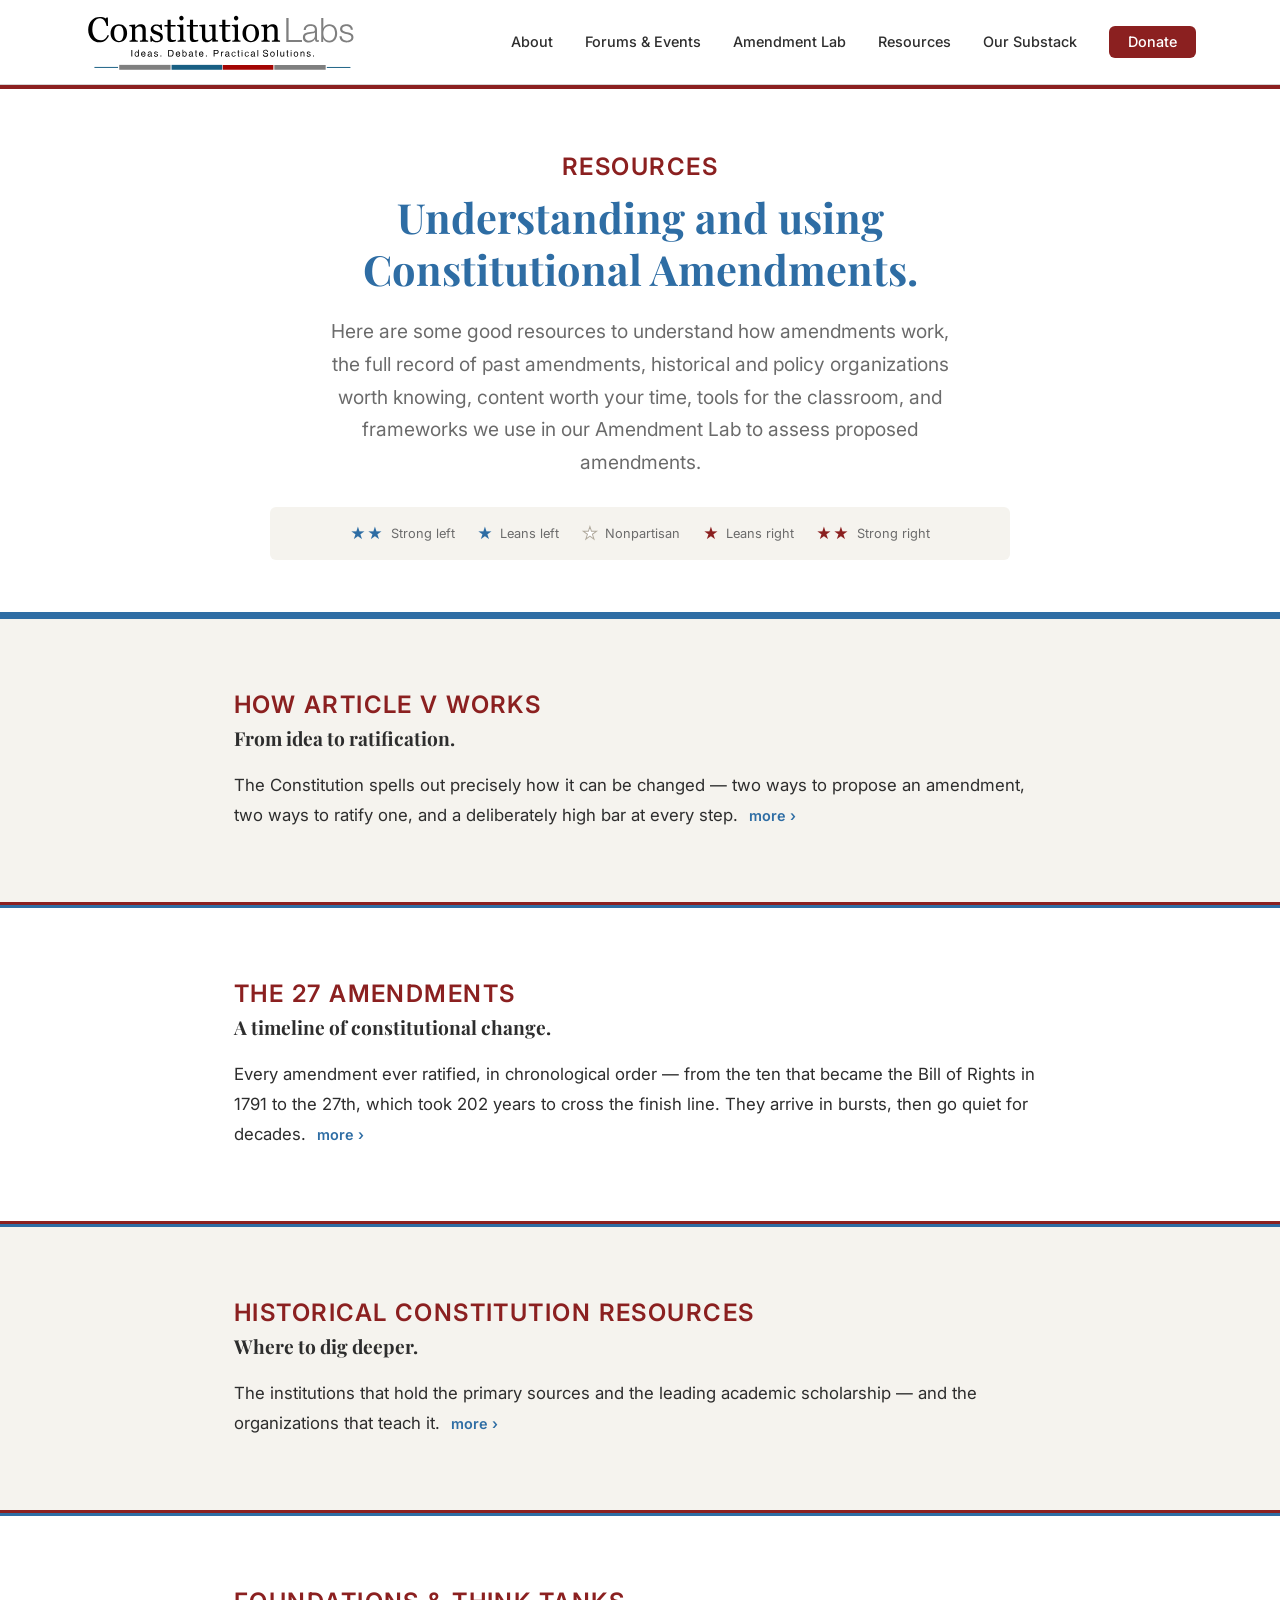
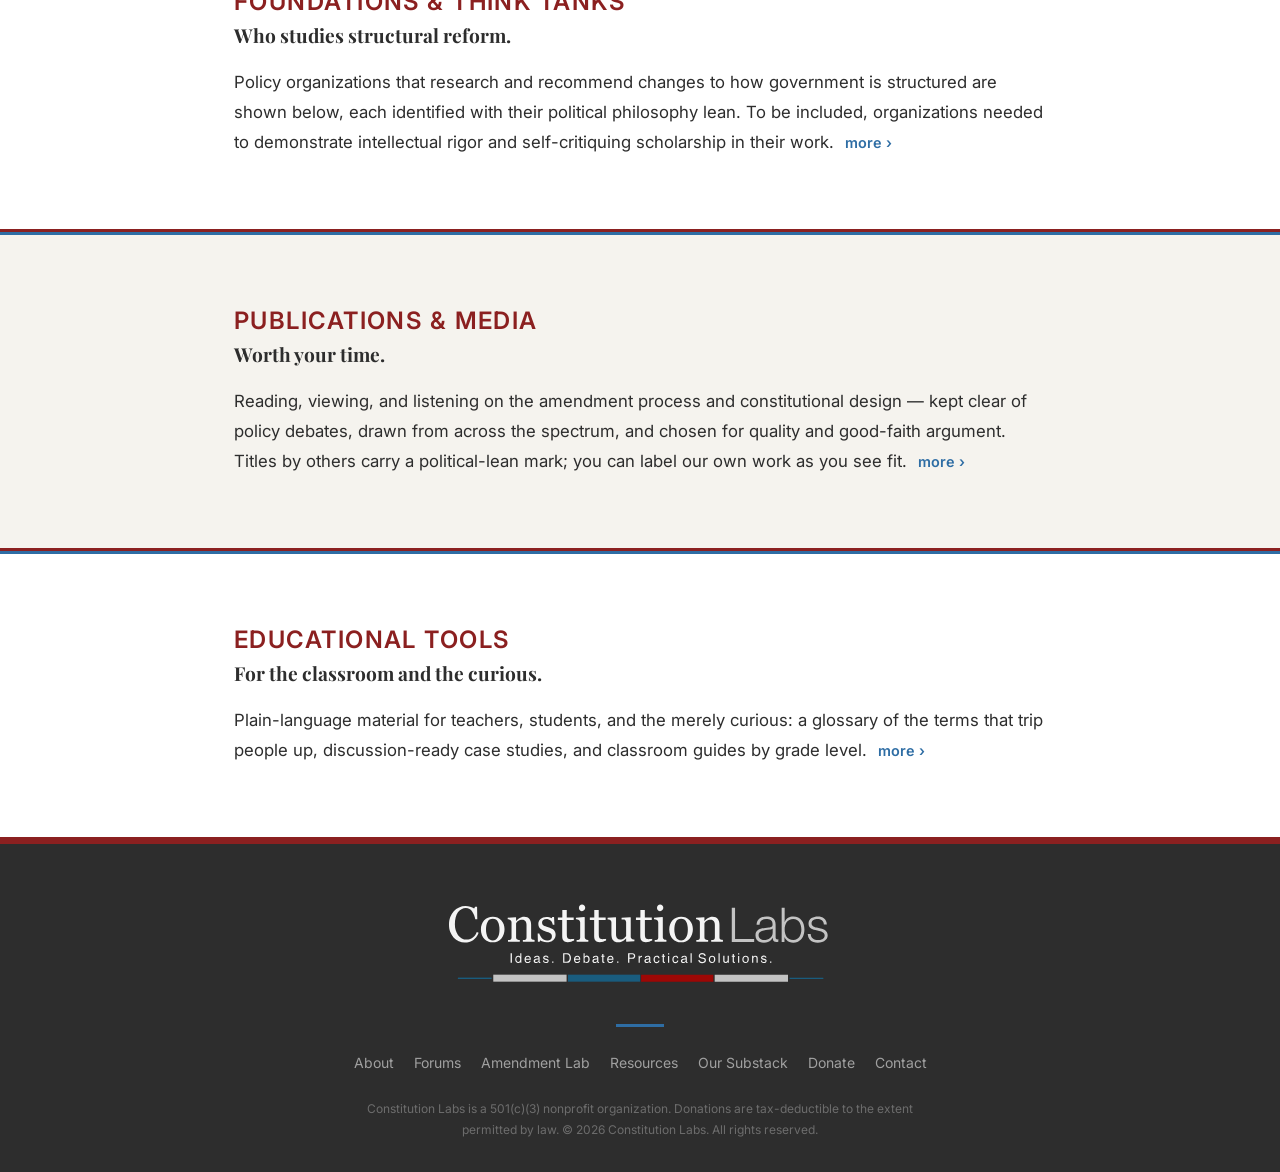
<file: resources.html>
<!DOCTYPE html>
<html lang="en">
<head>
  <meta charset="UTF-8">
  <meta name="viewport" content="width=device-width, initial-scale=1.0">
  <title>Resources — Constitution Labs</title>
  <meta name="description" content="A nonpartisan library for understanding and using constitutional amendments: how Article V works, the record of all 27 amendments, historical and policy organizations, recommended content, classroom tools, and the frameworks used in the Amendment Lab.">
  <link rel="stylesheet" href="css/style.css">
  <link rel="preconnect" href="https://fonts.googleapis.com">
  <link href="https://fonts.googleapis.com/css2?family=Playfair+Display:ital,wght@0,400;0,700;1,400&family=Inter:wght@400;500;600&display=swap" rel="stylesheet">
</head>
<body>

  <!-- NAVIGATION -->
  <nav class="site-nav">
    <div class="nav-inner">
      <a href="/" class="nav-logo">
        <img src="assets/images/cl-logo-tagline.svg" alt="Constitution Labs">
      </a>
      <ul class="nav-links">
        <li><a href="/about.html">About</a></li>
        <li><a href="/forums.html">Forums &amp; Events</a></li>
        <li><a href="/amendment-lab.html">Amendment Lab</a></li>
        <li><a href="/resources.html">Resources</a></li>
        <li><a href="https://substack.com/@constitutionlabs" target="_blank" rel="noopener">Our Substack</a></li>
        <li><a href="/donate.html" class="nav-cta">Donate</a></li>
      </ul>
      <button class="nav-toggle" aria-label="Open menu">&#9776;</button>
    </div>
  </nav>

  <!-- PAGE HERO -->
  <header class="page-hero">
    <div class="page-hero-inner">
      <p class="hero-eyebrow">Resources</p>
      <h1>Understanding and using Constitutional Amendments.</h1>
      <p class="lede">Here are some good resources to understand how amendments work, the full record of past amendments, historical and policy organizations worth knowing, content worth your time, tools for the classroom, and frameworks we use in our Amendment Lab to assess proposed amendments.</p>
      <div class="lean-key">
        <span class="lean-key-item"><span class="lean-stars s-blue">&#9733;&#9733;</span> Strong left</span>
        <span class="lean-key-item"><span class="lean-stars s-blue">&#9733;</span> Leans left</span>
        <span class="lean-key-item"><span class="lean-stars s-white">&#9733;</span> Nonpartisan</span>
        <span class="lean-key-item"><span class="lean-stars s-red">&#9733;</span> Leans right</span>
        <span class="lean-key-item"><span class="lean-stars s-red">&#9733;&#9733;</span> Strong right</span>
      </div>
    </div>
  </header>

  <!-- 1. HOW ARTICLE V WORKS -->
  <section class="about-section parchment">
    <div class="container about-prose">
      <details class="expand">
        <summary>
          <p class="eyebrow">How Article V Works</p>
          <h2>From idea to ratification.</h2>
          <p class="teaser">The Constitution spells out precisely how it can be changed &#8212; two ways to propose an amendment, two ways to ratify one, and a deliberately high bar at every step. <span class="more-cue"></span></p>
        </summary>
        <div class="expand-body">
          <div class="mission-methods">
            <div class="mission-method"><span class="num">1</span><p><strong>Proposal.</strong> An amendment can be proposed either by a two-thirds vote of both houses of Congress, or by a convention called by Congress when two-thirds of the state legislatures (34 states) request one. Every amendment so far has taken the congressional route; the convention path has never been carried through to completion.</p></div>
            <div class="mission-method"><span class="num">2</span><p><strong>Ratification.</strong> A proposed amendment takes effect only when three-quarters of the states (38 of 50) ratify it &#8212; either through their legislatures or through special state ratifying conventions, as Congress directs. Just one amendment, the 21st, was ratified by state conventions rather than legislatures.</p></div>
            <div class="mission-method"><span class="num">3</span><p><strong>Certification.</strong> Once the 38th state ratifies, the Archivist of the United States certifies that the amendment has been adopted and publishes it as part of the Constitution. There is no presidential signature and no role for the courts &#8212; the President plays no formal part in Article V.</p></div>
          </div>
          <p class="mission-note">Congress sometimes attaches a deadline for ratification (often seven years) and sometimes does not. The 27th Amendment shows how wide that window can be: it was proposed in 1789 and not ratified until 1992 &#8212; 202 years later.</p>
        </div>
      </details>
    </div>
  </section>

  <!-- 2. THE 27 AMENDMENTS -->
  <section class="about-section alt">
    <div class="container about-prose">
      <details class="expand">
        <summary>
          <p class="eyebrow">The 27 Amendments</p>
          <h2>A timeline of constitutional change.</h2>
          <p class="teaser">Every amendment ever ratified, in chronological order &#8212; from the ten that became the Bill of Rights in 1791 to the 27th, which took 202 years to cross the finish line. They arrive in bursts, then go quiet for decades. <span class="more-cue"></span></p>
        </summary>
        <div class="expand-body">
          <div class="amd-timeline">
            <div class="amd-era">
              <span class="amd-era-node"></span>
              <p class="amd-era-title">The Founding <span class="amd-era-years">1791 &middot; the Bill of Rights</span></p>
              <div class="amd-chips">
                <span class="amd-chip">1</span><span class="amd-chip">2</span><span class="amd-chip">3</span><span class="amd-chip">4</span><span class="amd-chip">5</span><span class="amd-chip">6</span><span class="amd-chip">7</span><span class="amd-chip">8</span><span class="amd-chip">9</span><span class="amd-chip">10</span>
              </div>
            </div>
            <div class="amd-era">
              <span class="amd-era-node"></span>
              <p class="amd-gap">4 years later</p>
              <p class="amd-era-title">Early Republic <span class="amd-era-years">1795&#8211;1804</span></p>
              <div class="amd-chips">
                <span class="amd-chip">11 <span class="yr">1795</span></span><span class="amd-chip">12 <span class="yr">1804</span></span>
              </div>
            </div>
            <div class="amd-era">
              <span class="amd-era-node"></span>
              <p class="amd-gap">61 years later</p>
              <p class="amd-era-title">Reconstruction <span class="amd-era-years">1865&#8211;1870</span></p>
              <div class="amd-chips">
                <span class="amd-chip">13 <span class="yr">1865</span></span><span class="amd-chip">14 <span class="yr">1868</span></span><span class="amd-chip">15 <span class="yr">1870</span></span>
              </div>
            </div>
            <div class="amd-era">
              <span class="amd-era-node"></span>
              <p class="amd-gap">43 years later</p>
              <p class="amd-era-title">Progressive Era <span class="amd-era-years">1913&#8211;1920</span></p>
              <div class="amd-chips">
                <span class="amd-chip">16 <span class="yr">1913</span></span><span class="amd-chip">17 <span class="yr">1913</span></span><span class="amd-chip repealed">18 <span class="yr">1919</span></span><span class="amd-chip">19 <span class="yr">1920</span></span>
              </div>
            </div>
            <div class="amd-era">
              <span class="amd-era-node"></span>
              <p class="amd-gap">13 years later</p>
              <p class="amd-era-title">New Deal <span class="amd-era-years">1933</span></p>
              <div class="amd-chips">
                <span class="amd-chip">20</span><span class="amd-chip">21</span>
              </div>
            </div>
            <div class="amd-era">
              <span class="amd-era-node"></span>
              <p class="amd-gap">18 years later</p>
              <p class="amd-era-title">Postwar &amp; Civil Rights <span class="amd-era-years">1951&#8211;1971</span></p>
              <div class="amd-chips">
                <span class="amd-chip">22 <span class="yr">1951</span></span><span class="amd-chip">23 <span class="yr">1961</span></span><span class="amd-chip">24 <span class="yr">1964</span></span><span class="amd-chip">25 <span class="yr">1967</span></span><span class="amd-chip">26 <span class="yr">1971</span></span>
              </div>
            </div>
            <div class="amd-era">
              <span class="amd-era-node"></span>
              <p class="amd-gap">21 years later</p>
              <p class="amd-era-title">Modern <span class="amd-era-years">1992</span></p>
              <div class="amd-chips">
                <span class="amd-chip">27</span>
              </div>
            </div>
            <div class="amd-era">
              <span class="amd-era-node today"></span>
              <p class="amd-gap drought">34 years later &#8212; and counting</p>
              <p class="amd-era-title">Today <span class="amd-era-years">no amendment since 1992</span></p>
            </div>
          </div>
          <div class="amendment-list">
            <div class="amendment-item"><div class="amd-num">1</div><div><div class="amd-head">Freedoms of Religion, Speech &amp; Press <span class="amd-year">&middot; 1791</span></div><div class="amd-desc">Protects freedom of religion, speech, the press, assembly, and the right to petition the government.</div></div></div>
            <div class="amendment-item"><div class="amd-num">2</div><div><div class="amd-head">Right to Bear Arms <span class="amd-year">&middot; 1791</span></div><div class="amd-desc">Protects the right of the people to keep and bear arms.</div></div></div>
            <div class="amendment-item"><div class="amd-num">3</div><div><div class="amd-head">Quartering of Soldiers <span class="amd-year">&middot; 1791</span></div><div class="amd-desc">Bars the government from housing soldiers in private homes without the owner&#8217;s consent.</div></div></div>
            <div class="amendment-item"><div class="amd-num">4</div><div><div class="amd-head">Search &amp; Seizure <span class="amd-year">&middot; 1791</span></div><div class="amd-desc">Protects against unreasonable searches and seizures and sets requirements for warrants.</div></div></div>
            <div class="amendment-item"><div class="amd-num">5</div><div><div class="amd-head">Rights of the Accused <span class="amd-year">&middot; 1791</span></div><div class="amd-desc">Guarantees due process, protection against self-incrimination and double jeopardy, and just compensation for property taken.</div></div></div>
            <div class="amendment-item"><div class="amd-num">6</div><div><div class="amd-head">Fair Trial <span class="amd-year">&middot; 1791</span></div><div class="amd-desc">Guarantees a speedy, public trial by jury, and the rights to counsel and to confront witnesses.</div></div></div>
            <div class="amendment-item"><div class="amd-num">7</div><div><div class="amd-head">Civil Jury Trials <span class="amd-year">&middot; 1791</span></div><div class="amd-desc">Preserves the right to a jury trial in many civil cases.</div></div></div>
            <div class="amendment-item"><div class="amd-num">8</div><div><div class="amd-head">No Cruel Punishment <span class="amd-year">&middot; 1791</span></div><div class="amd-desc">Prohibits excessive bail and fines and cruel and unusual punishments.</div></div></div>
            <div class="amendment-item"><div class="amd-num">9</div><div><div class="amd-head">Unenumerated Rights <span class="amd-year">&middot; 1791</span></div><div class="amd-desc">Affirms that people hold rights beyond those specifically listed in the Constitution.</div></div></div>
            <div class="amendment-item"><div class="amd-num">10</div><div><div class="amd-head">States&#8217; Reserved Powers <span class="amd-year">&middot; 1791</span></div><div class="amd-desc">Reserves to the states or the people any powers not delegated to the federal government.</div></div></div>
            <div class="amendment-item"><div class="amd-num">11</div><div><div class="amd-head">Suits Against States <span class="amd-year">&middot; 1795</span></div><div class="amd-desc">Limits the ability to sue a state in federal court, establishing a form of state sovereign immunity.</div></div></div>
            <div class="amendment-item"><div class="amd-num">12</div><div><div class="amd-head">Electoral College <span class="amd-year">&middot; 1804</span></div><div class="amd-desc">Revised presidential elections so electors cast separate votes for President and Vice President.</div></div></div>
            <div class="amendment-item"><div class="amd-num">13</div><div><div class="amd-head">Abolition of Slavery <span class="amd-year">&middot; 1865</span></div><div class="amd-desc">Abolished slavery and involuntary servitude, except as punishment for a crime.</div></div></div>
            <div class="amendment-item"><div class="amd-num">14</div><div><div class="amd-head">Citizenship &amp; Equal Protection <span class="amd-year">&middot; 1868</span></div><div class="amd-desc">Defines citizenship and guarantees due process and equal protection of the laws.</div></div></div>
            <div class="amendment-item"><div class="amd-num">15</div><div><div class="amd-head">Voting Rights &amp; Race <span class="amd-year">&middot; 1870</span></div><div class="amd-desc">Bars denying the vote based on race, color, or previous condition of servitude.</div></div></div>
            <div class="amendment-item"><div class="amd-num">16</div><div><div class="amd-head">Federal Income Tax <span class="amd-year">&middot; 1913</span></div><div class="amd-desc">Gives Congress the power to levy an income tax without apportioning it among the states.</div></div></div>
            <div class="amendment-item"><div class="amd-num">17</div><div><div class="amd-head">Direct Election of Senators <span class="amd-year">&middot; 1913</span></div><div class="amd-desc">Provides for U.S. Senators to be elected directly by the people rather than by state legislatures.</div></div></div>
            <div class="amendment-item"><div class="amd-num repealed">18</div><div><div class="amd-head">Prohibition <span class="amd-year">&middot; 1919</span></div><div class="amd-desc">Banned the manufacture, sale, and transport of alcoholic beverages. Later repealed by the 21st Amendment.</div></div></div>
            <div class="amendment-item"><div class="amd-num">19</div><div><div class="amd-head">Women&#8217;s Suffrage <span class="amd-year">&middot; 1920</span></div><div class="amd-desc">Bars denying the vote on the basis of sex, extending suffrage to women nationwide.</div></div></div>
            <div class="amendment-item"><div class="amd-num">20</div><div><div class="amd-head">Terms &amp; Transitions <span class="amd-year">&middot; 1933</span></div><div class="amd-desc">Sets the start dates for presidential and congressional terms, reducing the &#8220;lame-duck&#8221; period.</div></div></div>
            <div class="amendment-item"><div class="amd-num">21</div><div><div class="amd-head">Repeal of Prohibition <span class="amd-year">&middot; 1933</span></div><div class="amd-desc">Repealed the 18th Amendment &#8212; the only amendment to undo an earlier one, and the only one ratified by state conventions.</div></div></div>
            <div class="amendment-item"><div class="amd-num">22</div><div><div class="amd-head">Presidential Term Limits <span class="amd-year">&middot; 1951</span></div><div class="amd-desc">Limits a President to two elected terms.</div></div></div>
            <div class="amendment-item"><div class="amd-num">23</div><div><div class="amd-head">D.C. Electoral Votes <span class="amd-year">&middot; 1961</span></div><div class="amd-desc">Grants the District of Columbia electors in the Electoral College.</div></div></div>
            <div class="amendment-item"><div class="amd-num">24</div><div><div class="amd-head">Abolition of Poll Taxes <span class="amd-year">&middot; 1964</span></div><div class="amd-desc">Prohibits poll taxes as a condition of voting in federal elections.</div></div></div>
            <div class="amendment-item"><div class="amd-num">25</div><div><div class="amd-head">Presidential Succession <span class="amd-year">&middot; 1967</span></div><div class="amd-desc">Clarifies presidential succession and procedures for a President unable to serve.</div></div></div>
            <div class="amendment-item"><div class="amd-num">26</div><div><div class="amd-head">Voting Age of 18 <span class="amd-year">&middot; 1971</span></div><div class="amd-desc">Lowers the voting age to 18 in all elections.</div></div></div>
            <div class="amendment-item"><div class="amd-num">27</div><div><div class="amd-head">Congressional Pay <span class="amd-year">&middot; 1992</span></div><div class="amd-desc">Delays any change in congressional pay until after the next election of Representatives.</div></div></div>
          </div>
        </div>
      </details>
    </div>
  </section>

  <!-- 3. HISTORICAL CONSTITUTION RESOURCES -->
  <section class="about-section parchment">
    <div class="container about-prose">
      <details class="expand">
        <summary>
          <p class="eyebrow">Historical Constitution Resources</p>
          <h2>Where to dig deeper.</h2>
          <p class="teaser">The institutions that hold the primary sources and the leading academic scholarship &#8212; and the organizations that teach it. <span class="more-cue"></span></p>
        </summary>
        <div class="expand-body">
          <p>Where to find original documents, credible scholarship, and trustworthy teaching about the Constitution. Most of these are strictly nonpartisan; two widely used curriculum providers are flagged for a mild lean, using the key above.</p>

          <div class="res-group">
            <p class="res-group-label">Official records &amp; primary sources</p>
            <div class="res-list">
              <div class="res-item">
                <div class="res-head"><span class="lean-stars s-white">&#9733;</span> <a class="res-name" href="https://www.archives.gov/founding-docs" target="_blank" rel="noopener">National Archives &#8212; America&#8217;s Founding Documents</a></div>
                <p class="res-desc">Holds the original engrossed Constitution, Declaration, and Bill of Rights, with high-resolution images and full transcripts.</p>
              </div>
              <div class="res-item">
                <div class="res-head"><span class="lean-stars s-white">&#9733;</span> <a class="res-name" href="https://constitution.congress.gov" target="_blank" rel="noopener">Constitution Annotated (Library of Congress)</a></div>
                <p class="res-desc">The official, continuously updated clause-by-clause analysis of the Constitution as interpreted by the Supreme Court.</p>
              </div>
              <div class="res-item">
                <div class="res-head"><span class="lean-stars s-white">&#9733;</span> <a class="res-name" href="https://founders.archives.gov" target="_blank" rel="noopener">Founders Online (National Archives)</a></div>
                <p class="res-desc">Searchable correspondence and papers of Washington, Franklin, Adams, Jefferson, Madison, and Hamilton.</p>
              </div>
              <div class="res-item">
                <div class="res-head"><span class="lean-stars s-white">&#9733;</span> <a class="res-name" href="https://avalon.law.yale.edu" target="_blank" rel="noopener">The Avalon Project (Yale Law School)</a></div>
                <p class="res-desc">A free library of founding-era legal and historical documents, including the Constitution, the Federalist, and the ratification debates.</p>
              </div>
              <div class="res-item">
                <div class="res-head"><span class="lean-stars s-white">&#9733;</span> <a class="res-name" href="https://press-pubs.uchicago.edu/founders/" target="_blank" rel="noopener">The Founders&#8217; Constitution (University of Chicago Press)</a></div>
                <p class="res-desc">A canonical, clause-by-clause anthology of the writings that shaped the Framers&#8217; thinking &#8212; called &#8220;the Oxford English Dictionary of American constitutional history.&#8221;</p>
              </div>
              <div class="res-item">
                <div class="res-head"><span class="lean-stars s-white">&#9733;</span> <a class="res-name" href="https://csac.history.wisc.edu" target="_blank" rel="noopener">Center for the Study of the American Constitution (UW&#8211;Madison)</a></div>
                <p class="res-desc">Home of the Documentary History of the Ratification of the Constitution, the definitive primary-source record of ratification &#8212; free online and cited by the Supreme Court.</p>
              </div>
              <div class="res-item">
                <div class="res-head"><span class="lean-stars s-white">&#9733;</span> <a class="res-name" href="https://www.consource.org" target="_blank" rel="noopener">ConSource &#8212; The Constitutional Sources Project</a></div>
                <p class="res-desc">A free, fully-indexed digital library of constitutional source documents, now stewarded by the Quill Project at the University of Oxford.</p>
              </div>
              <div class="res-item">
                <div class="res-head"><span class="lean-stars s-white">&#9733;</span> <a class="res-name" href="https://amendmentsproject.org" target="_blank" rel="noopener">The Amendments Project (Harvard)</a></div>
                <p class="res-desc">A searchable archive of the full text of nearly every amendment proposed to the Constitution since 1789 &#8212; more than 11,000, including thousands that failed. Its accompanying essays reflect the perspective of its director, historian Jill Lepore.</p>
              </div>
            </div>
          </div>

          <div class="res-group">
            <p class="res-group-label">Education &amp; museums</p>
            <div class="res-list">
              <div class="res-item">
                <div class="res-head"><span class="lean-stars s-white">&#9733;</span> <a class="res-name" href="https://constitutioncenter.org" target="_blank" rel="noopener">National Constitution Center</a></div>
                <p class="res-desc">Congressionally chartered and explicitly nonpartisan; home of the Interactive Constitution, which pairs liberal and conservative scholars on every clause, plus Constitution 101 and the Founders&#8217; Library.</p>
              </div>
              <div class="res-item">
                <div class="res-head"><span class="lean-stars s-white">&#9733;</span> <a class="res-name" href="https://www.icivics.org" target="_blank" rel="noopener">iCivics</a></div>
                <p class="res-desc">Founded by Justice Sandra Day O&#8217;Connor; the nation&#8217;s leading nonpartisan civic-education nonprofit, with free games, lessons, and curricula.</p>
              </div>
              <div class="res-item">
                <div class="res-head"><span class="lean-stars s-white">&#9733;</span> <a class="res-name" href="https://www.annenbergclassroom.org" target="_blank" rel="noopener">Annenberg Classroom</a></div>
                <p class="res-desc">Free, nonpartisan constitutional and civics resources, including well-produced documentary videos on each amendment and major case.</p>
              </div>
              <div class="res-item">
                <div class="res-head"><span class="lean-stars s-white">&#9733;</span> <a class="res-name" href="https://www.gilderlehrman.org" target="_blank" rel="noopener">Gilder Lehrman Institute of American History</a></div>
                <p class="res-desc">Nonpartisan American-history education with a deep collection of founding-era primary sources and teacher resources.</p>
              </div>
              <div class="res-item lean-red">
                <div class="res-head"><span class="lean-stars s-red">&#9733;</span> <a class="res-name" href="https://billofrightsinstitute.org" target="_blank" rel="noopener">Bill of Rights Institute</a></div>
                <p class="res-desc">Widely used classroom resources on the founding documents. A Koch-network founding and a free-market, limited-government emphasis give it a mild conservative lean, though its materials are presented as neutral.</p>
              </div>
              <div class="res-item lean-blue">
                <div class="res-head"><span class="lean-stars s-blue">&#9733;</span> <a class="res-name" href="https://teachdemocracy.org" target="_blank" rel="noopener">Teach Democracy (formerly Constitutional Rights Foundation)</a></div>
                <p class="res-desc">A 60-year-old civic-education nonprofit behind Bill of Rights in Action and a national Mock Trial program. Its rights-based, &#8220;action civics&#8221; approach and funding give it a mild liberal lean, though it describes itself as nonpartisan.</p>
              </div>
            </div>
          </div>

          <div class="res-group">
            <p class="res-group-label">Comparative &amp; specialized</p>
            <div class="res-list">
              <div class="res-item">
                <div class="res-head"><span class="lean-stars s-white">&#9733;</span> <a class="res-name" href="https://www.constituteproject.org" target="_blank" rel="noopener">Constitute</a></div>
                <p class="res-desc">The Comparative Constitutions Project&#8217;s tool to read, search, and compare the world&#8217;s constitutions by topic &#8212; useful for seeing how other nations structure and amend their charters.</p>
              </div>
              <div class="res-item">
                <div class="res-head"><span class="lean-stars s-white">&#9733;</span> <a class="res-name" href="https://crsreports.congress.gov" target="_blank" rel="noopener">Congressional Research Service</a></div>
                <p class="res-desc">Congress&#8217;s nonpartisan research arm; its public reports include a regularly updated fact sheet on proposals to amend the Constitution.</p>
              </div>
              <div class="res-item">
                <div class="res-head"><span class="lean-stars s-white">&#9733;</span> <a class="res-name" href="https://www.fjc.gov" target="_blank" rel="noopener">Federal Judicial Center</a></div>
                <p class="res-desc">The federal judiciary&#8217;s research and education agency; its History of the Federal Judiciary covers landmark cases, judicial biographies, and the evolution of the courts.</p>
              </div>
            </div>
          </div>
        </div>
      </details>
    </div>
  </section>

  <!-- 4. FOUNDATIONS & THINK TANKS -->
  <section class="about-section alt">
    <div class="container about-prose">
      <details class="expand">
        <summary>
          <p class="eyebrow">Foundations &amp; Think Tanks</p>
          <h2>Who studies structural reform.</h2>
          <p class="teaser">Policy organizations that research and recommend changes to how government is structured are shown below, each identified with their political philosophy lean. To be included, organizations needed to demonstrate intellectual rigor and self-critiquing scholarship in their work. <span class="more-cue"></span></p>
        </summary>
        <div class="expand-body">
          <div class="res-list">
            <div class="res-item lean-blue">
              <div class="res-head"><span class="lean-stars s-blue">&#9733;&#9733;</span> <a class="res-name" href="https://www.acslaw.org" target="_blank" rel="noopener">American Constitution Society</a></div>
              <p class="res-desc">The progressive legal network, and the principal counterpart to the Federalist Society.</p>
            </div>
            <div class="res-item lean-blue">
              <div class="res-head"><span class="lean-stars s-blue">&#9733;&#9733;</span> <a class="res-name" href="https://www.brennancenter.org" target="_blank" rel="noopener">Brennan Center for Justice (NYU)</a></div>
              <p class="res-desc">Research and litigation on democracy, voting rights, and money in politics; widely cited in courts and Congress.</p>
            </div>
            <div class="res-item lean-blue">
              <div class="res-head"><span class="lean-stars s-blue">&#9733;</span> <a class="res-name" href="https://www.brookings.edu" target="_blank" rel="noopener">Brookings Institution</a></div>
              <p class="res-desc">The oldest U.S. think tank; broad governance scholarship with a centrist-to-center-left cast and gold-standard sourcing.</p>
            </div>
            <div class="res-item lean-blue">
              <div class="res-head"><span class="lean-stars s-blue">&#9733;</span> <a class="res-name" href="https://www.theusconstitution.org" target="_blank" rel="noopener">Constitutional Accountability Center</a></div>
              <p class="res-desc">A think tank and law firm advancing text-and-history arguments for progressive constitutional outcomes.</p>
            </div>
            <div class="res-item">
              <div class="res-head"><span class="lean-stars s-white">&#9733;</span> <a class="res-name" href="https://bipartisanpolicy.org" target="_blank" rel="noopener">Bipartisan Policy Center</a></div>
              <p class="res-desc">Founded by former Senate leaders of both parties; governance and structural-reform work that is bipartisan by design.</p>
            </div>
            <div class="res-item lean-red">
              <div class="res-head"><span class="lean-stars s-red">&#9733;</span> <a class="res-name" href="https://www.aei.org" target="_blank" rel="noopener">American Enterprise Institute</a></div>
              <p class="res-desc">Center-right scholarship on governance, economics, and constitutional questions; rigorous and widely cited.</p>
            </div>
            <div class="res-item lean-red">
              <div class="res-head"><span class="lean-stars s-red">&#9733;</span> <a class="res-name" href="https://www.cato.org" target="_blank" rel="noopener">Cato Institute</a></div>
              <p class="res-desc">Libertarian; deep constitutional and civil-liberties work, including the annual Cato Supreme Court Review, with an independent streak.</p>
            </div>
            <div class="res-item lean-red">
              <div class="res-head"><span class="lean-stars s-red">&#9733;</span> <a class="res-name" href="https://www.law.georgetown.edu/constitution-center/" target="_blank" rel="noopener">Georgetown Center for the Constitution</a></div>
              <p class="res-desc">Georgetown Law&#8217;s academic home for originalist constitutional scholarship, led by Randy Barnett.</p>
            </div>
            <div class="res-item lean-red">
              <div class="res-head"><span class="lean-stars s-red">&#9733;</span> <a class="res-name" href="https://law.stanford.edu/stanford-constitutional-law-center" target="_blank" rel="noopener">Stanford Constitutional Law Center</a></div>
              <p class="res-desc">Stanford Law&#8217;s center on constitutional structure and the separation of powers; positions itself as taking no sides.</p>
            </div>
            <div class="res-item lean-red">
              <div class="res-head"><span class="lean-stars s-red">&#9733;&#9733;</span> <a class="res-name" href="https://fedsoc.org" target="_blank" rel="noopener">The Federalist Society</a></div>
              <p class="res-desc">The most influential organization in the conservative and libertarian legal movement, known for vigorous public debate.</p>
            </div>
            <div class="res-item lean-red">
              <div class="res-head"><span class="lean-stars s-red">&#9733;&#9733;</span> <a class="res-name" href="https://www.hoover.org" target="_blank" rel="noopener">Hoover Institution (Stanford)</a></div>
              <p class="res-desc">Stanford&#8217;s public-policy research center; conservative-leaning scholarship across economics, governance, and law.</p>
            </div>
          </div>
        </div>
      </details>
    </div>
  </section>

  <!-- 5. BOOKS, VIDEO, PODCASTS -->
  <section class="about-section parchment">
    <div class="container about-prose">
      <details class="expand">
        <summary>
          <p class="eyebrow">Publications &amp; Media</p>
          <h2>Worth your time.</h2>
          <p class="teaser">Reading, viewing, and listening on the amendment process and constitutional design &#8212; kept clear of policy debates, drawn from across the spectrum, and chosen for quality and good-faith argument. Titles by others carry a political-lean mark; you can label our own work as you see fit. <span class="more-cue"></span></p>
        </summary>
        <div class="expand-body">
          <div class="res-group">
            <p class="res-group-label">Our Publications</p>
            <div class="res-list">
              <div class="res-item">
                <div class="res-head"><a class="res-name" href="https://righttherepublic.org" target="_blank" rel="noopener"><em>Right the Republic</em></a></div>
                <p class="res-desc">Patrick LaPointe, 2026. A citizen&#8217;s case for eleven structural amendments to repair the machinery of American governance, set apart from the usual policy and culture-war debates.</p>
              </div>
            </div>
          </div>
          <div class="res-group">
            <p class="res-group-label">Books by Others</p>
            <div class="res-list">
              <div class="res-item lean-red">
                <div class="res-head"><span class="lean-stars s-red">&#9733;</span> <a class="res-name" href="https://www.hachettebookgroup.com/titles/yuval-levin/american-covenant/9780465040742/" target="_blank" rel="noopener"><em>American Covenant</em></a></div>
                <p class="res-desc">Yuval Levin, 2024. The Constitution&#8217;s structure as the cure for our division rather than its cause &#8212; a measured conservative scholar&#8217;s argument, praised across the spectrum.</p>
              </div>
              <div class="res-item lean-red">
                <div class="res-head"><span class="lean-stars s-red">&#9733;</span> <a class="res-name" href="https://www.randybarnett.com/our-republican-constitution" target="_blank" rel="noopener"><em>Our Republican Constitution</em></a></div>
                <p class="res-desc">Randy Barnett, 2016. An originalist account of popular sovereignty &#8212; &#8220;We the People&#8221; as individuals rather than &#8220;We the States&#8221; &#8212; from a leading conservative-libertarian scholar.</p>
              </div>
              <div class="res-item">
                <div class="res-head"><span class="lean-stars s-white">&#9733;</span> <a class="res-name" href="https://global.oup.com/academic/product/constitutional-amendments-9780190640484" target="_blank" rel="noopener"><em>Constitutional Amendments: Making, Breaking, and Changing Constitutions</em></a></div>
                <p class="res-desc">Richard Albert, 2019. The leading comparative study of how constitutions are amended, broken, and changed; scholarly and nonpartisan.</p>
              </div>
              <div class="res-item">
                <div class="res-head"><span class="lean-stars s-white">&#9733;</span> <a class="res-name" href="https://www.amoreperfectconstitution.com/" target="_blank" rel="noopener"><em>A More Perfect Constitution</em></a></div>
                <p class="res-desc">Larry Sabato, 2007. A political scientist&#8217;s proposal for a constitutional convention and a slate of cross-spectrum amendments to modernize the system.</p>
              </div>
              <div class="res-item lean-blue">
                <div class="res-head"><span class="lean-stars s-blue">&#9733;</span> <a class="res-name" href="https://global.oup.com/academic/product/the-living-constitution-9780195377279" target="_blank" rel="noopener"><em>The Living Constitution</em></a></div>
                <p class="res-desc">David Strauss, 2010. Argues that the Constitution changes mainly through interpretation and practice rather than Article V &#8212; the case for &#8220;living&#8221; constitutionalism.</p>
              </div>
              <div class="res-item lean-blue">
                <div class="res-head"><span class="lean-stars s-blue">&#9733;</span> <a class="res-name" href="https://global.oup.com/academic/product/our-undemocratic-constitution-9780195365573" target="_blank" rel="noopener"><em>Our Undemocratic Constitution</em></a></div>
                <p class="res-desc">Sanford Levinson, 2006. A pointed structural critique arguing the Constitution&#8217;s design is flawed and calling for a convention to repair it.</p>
              </div>
              <div class="res-item lean-blue">
                <div class="res-head"><span class="lean-stars s-blue">&#9733;</span> <a class="res-name" href="https://jlepore.scholars.harvard.edu/publications/we-people-history-us-constitution" target="_blank" rel="noopener"><em>We the People: A History of the U.S. Constitution</em></a></div>
                <p class="res-desc">Jill Lepore, 2025. A history of the long, mostly failed effort to amend the Constitution, drawn from the Amendments Project archive; skeptical of originalism.</p>
              </div>
            </div>
          </div>
          <div class="res-group">
            <p class="res-group-label">Documentaries and Videos</p>
            <div class="res-list">
              <div class="res-item lean-red">
                <div class="res-head"><span class="lean-stars s-red">&#9733;</span> <a class="res-name" href="https://www.pbs.org/show/more-or-less-perfect-union-personal-exploration-judge-douglas-ginsburg/" target="_blank" rel="noopener"><em>A More or Less Perfect Union</em></a></div>
                <p class="res-desc">PBS, 2020. Judge Douglas Ginsburg&#8217;s three-part series on the Constitution and its amendments, with conservative, progressive, and libertarian voices in debate.</p>
              </div>
              <div class="res-item">
                <div class="res-head"><span class="lean-stars s-white">&#9733;</span> <a class="res-name" href="https://www.pbs.org/tpt/constitution-usa-peter-sagal/about" target="_blank" rel="noopener"><em>Constitution USA with Peter Sagal</em></a></div>
                <p class="res-desc">PBS, 2013. An accessible four-part road-trip series on where the Constitution lives, how it works, and where it strains.</p>
              </div>
            </div>
          </div>
          <div class="res-group">
            <p class="res-group-label">Podcasts</p>
            <div class="res-list">
              <div class="res-item">
                <div class="res-head"><span class="lean-stars s-white">&#9733;</span> <a class="res-name" href="https://constitutioncenter.org/news-debate/podcasts" target="_blank" rel="noopener"><em>We the People</em></a></div>
                <p class="res-desc">National Constitution Center. The Center&#8217;s flagship podcast brings left and right scholars together for good-faith debate on constitutional questions; explicitly nonpartisan.</p>
              </div>
              <div class="res-item">
                <div class="res-head"><span class="lean-stars s-white">&#9733;</span> <a class="res-name" href="https://podcasts.apple.com/us/podcast/constitutional/id1254001472" target="_blank" rel="noopener"><em>Constitutional</em></a></div>
                <p class="res-desc">The Washington Post. Lillian Cunningham&#8217;s narrative-history series on the people and stories behind the Constitution and its amendments.</p>
              </div>
              <div class="res-item lean-blue">
                <div class="res-head"><span class="lean-stars s-blue">&#9733;</span> <a class="res-name" href="https://amaricasconstitution.podbean.com/" target="_blank" rel="noopener"><em>Amarica&#8217;s Constitution</em></a></div>
                <p class="res-desc">Akhil Reed Amar. A leading constitutional scholar walks through the document and current disputes; rigorous, with a discernible liberal cast.</p>
              </div>
            </div>
          </div>
          <div class="res-group">
            <p class="res-group-label">Social Feeds</p>
            <div class="placeholder-note">In development.</div>
          </div>
        </div>
      </details>
    </div>
  </section>

  <!-- 6. EDUCATIONAL TOOLS -->
  <section class="about-section alt">
    <div class="container about-prose">
      <details class="expand">
        <summary>
          <p class="eyebrow">Educational Tools</p>
          <h2>For the classroom and the curious.</h2>
          <p class="teaser">Plain-language material for teachers, students, and the merely curious: a glossary of the terms that trip people up, discussion-ready case studies, and classroom guides by grade level. <span class="more-cue"></span></p>
        </summary>
        <div class="expand-body">

          <details class="expand sub">
            <summary>
              <h3>Key Terms &amp; Glossary</h3>
              <p class="teaser sub-teaser">The words that trip people up &#8212; Article V, ratification, supermajority, convention &#8212; in plain language. <span class="more-cue"></span></p>
            </summary>
            <div class="expand-body">
              <div class="glossary-list">
                <div><span class="glossary-term">Article V</span><div class="glossary-def">The section of the Constitution that sets out how the document is amended.</div></div>
                <div><span class="glossary-term">Amendment</span><div class="glossary-def">A formal change or addition to the Constitution, carrying the same legal force as the original text.</div></div>
                <div><span class="glossary-term">Proposal</span><div class="glossary-def">The first stage of amending &#8212; formally putting an amendment forward, either by Congress or by a convention of the states.</div></div>
                <div><span class="glossary-term">Ratification</span><div class="glossary-def">Approval of a proposed amendment by the required number of states, which makes it part of the Constitution.</div></div>
                <div><span class="glossary-term">Supermajority</span><div class="glossary-def">A threshold higher than a simple majority. Article V requires two-thirds and three-quarters supermajorities at different stages.</div></div>
                <div><span class="glossary-term">Convention of the States</span><div class="glossary-def">An alternative to congressional proposal, in which a convention called by two-thirds of state legislatures proposes amendments. It has never been carried through to completion.</div></div>
                <div><span class="glossary-term">Ratifying Convention</span><div class="glossary-def">A special state convention &#8212; rather than the legislature &#8212; used to vote on ratification. It has been used once, for the 21st Amendment.</div></div>
                <div><span class="glossary-term">Archivist of the United States</span><div class="glossary-def">The official who certifies and publishes an amendment once three-quarters of the states have ratified it.</div></div>
                <div><span class="glossary-term">Bill of Rights</span><div class="glossary-def">The first ten amendments, proposed together and ratified in 1791.</div></div>
                <div><span class="glossary-term">Ratification Deadline</span><div class="glossary-def">A time limit Congress may attach to a proposed amendment, after which an unratified proposal expires.</div></div>
                <div><span class="glossary-term">Repeal</span><div class="glossary-def">An amendment that cancels an earlier one. The 21st Amendment repealed the 18th &#8212; the only instance so far.</div></div>
                <div><span class="glossary-term">Pending Amendment</span><div class="glossary-def">A proposal that has passed Congress but not yet been ratified by enough states. A few remain technically pending decades later.</div></div>
              </div>
            </div>
          </details>

          <details class="expand sub">
            <summary>
              <h3>Amendment Case Studies</h3>
              <p class="teaser sub-teaser">Real amendment campaigns, presented as documentary facts plus neutral questions for discussion &#8212; you draw the conclusions. <span class="more-cue"></span></p>
            </summary>
            <div class="expand-body">
              <p>A balanced set of real campaigns &#8212; successes, a repeal, and notable failures, spanning different eras and issues. Each presents a short documentary record (key dates, vote margins, and the time from first introduction to first congressional vote and to final passage) followed by neutral discussion prompts. We supply the facts and the questions; the interpretation is yours.</p>
              <div class="placeholder-note">In development. The set will also include the ten most-voted-on failed amendments in congressional history.</div>
            </div>
          </details>

          <details class="expand sub">
            <summary>
              <h3>Classroom Tools by Level</h3>
              <p class="teaser sub-teaser">Discussion guides and activities for middle school, high school, and university classrooms. <span class="more-cue"></span></p>
            </summary>
            <div class="expand-body">
              <p>Guides and activities for generating serious, nonpartisan conversation about amendments, organized by level.</p>
              <div class="placeholder-note">In development across all three levels.</div>
            </div>
          </details>

        </div>
      </details>
    </div>
  </section>

  <!-- FOOTER -->
  <footer class="site-footer">
    <div class="container footer-inner">
      <div class="footer-brand">
        <img src="assets/images/cl-logo-tagline-white.svg" alt="Constitution Labs">
      </div>
      <div class="footer-rule"></div>
      <nav class="footer-nav">
        <a href="/about.html">About</a>
        <a href="/forums.html">Forums</a>
        <a href="/amendment-lab.html">Amendment Lab</a>
        <a href="/resources.html">Resources</a>
        <a href="https://substack.com/@constitutionlabs" target="_blank" rel="noopener">Our Substack</a>
        <a href="/donate.html">Donate</a>
        <a href="/contact.html">Contact</a>
      </nav>
      <p class="footer-legal">Constitution Labs is a 501(c)(3) nonprofit organization. Donations are tax-deductible to the extent permitted by law. &copy; 2026 Constitution Labs. All rights reserved.</p>
    </div>
  </footer>

  <script src="js/main.js"></script>
</body>
</html>
</file>
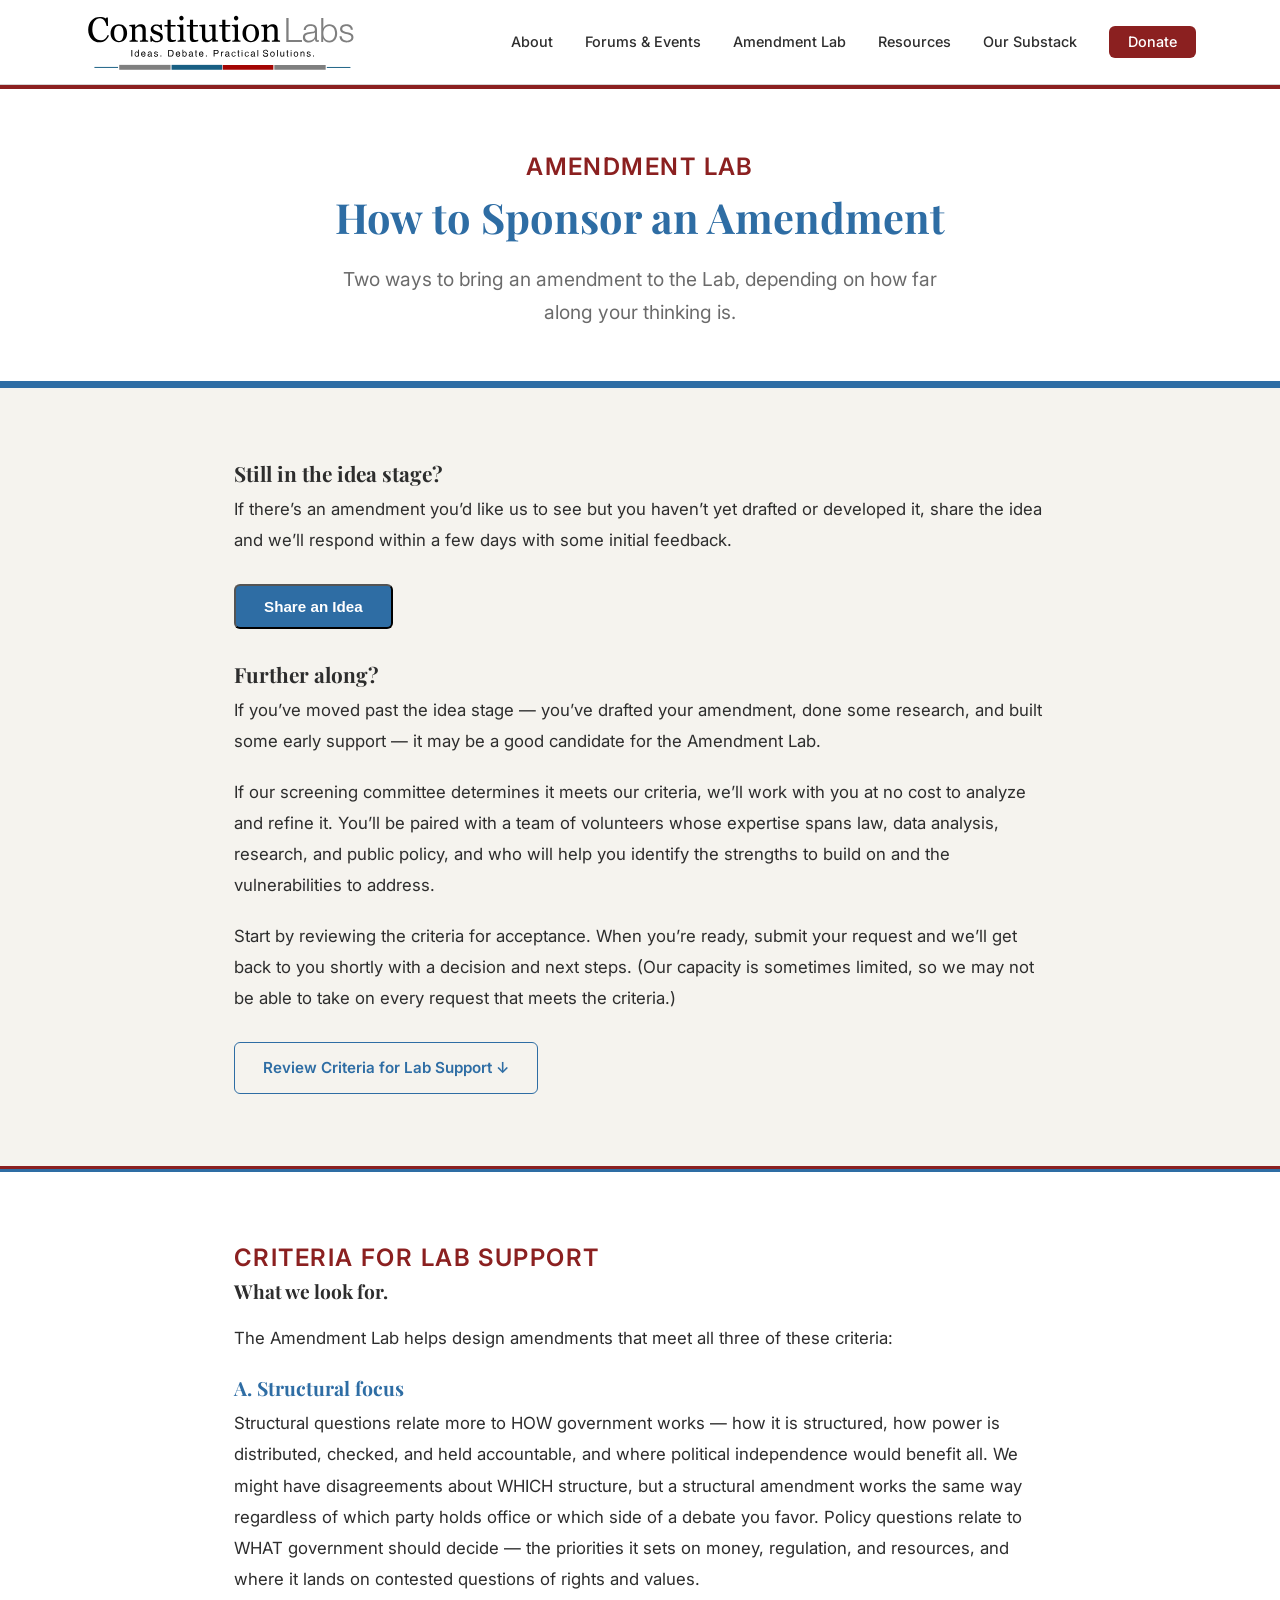
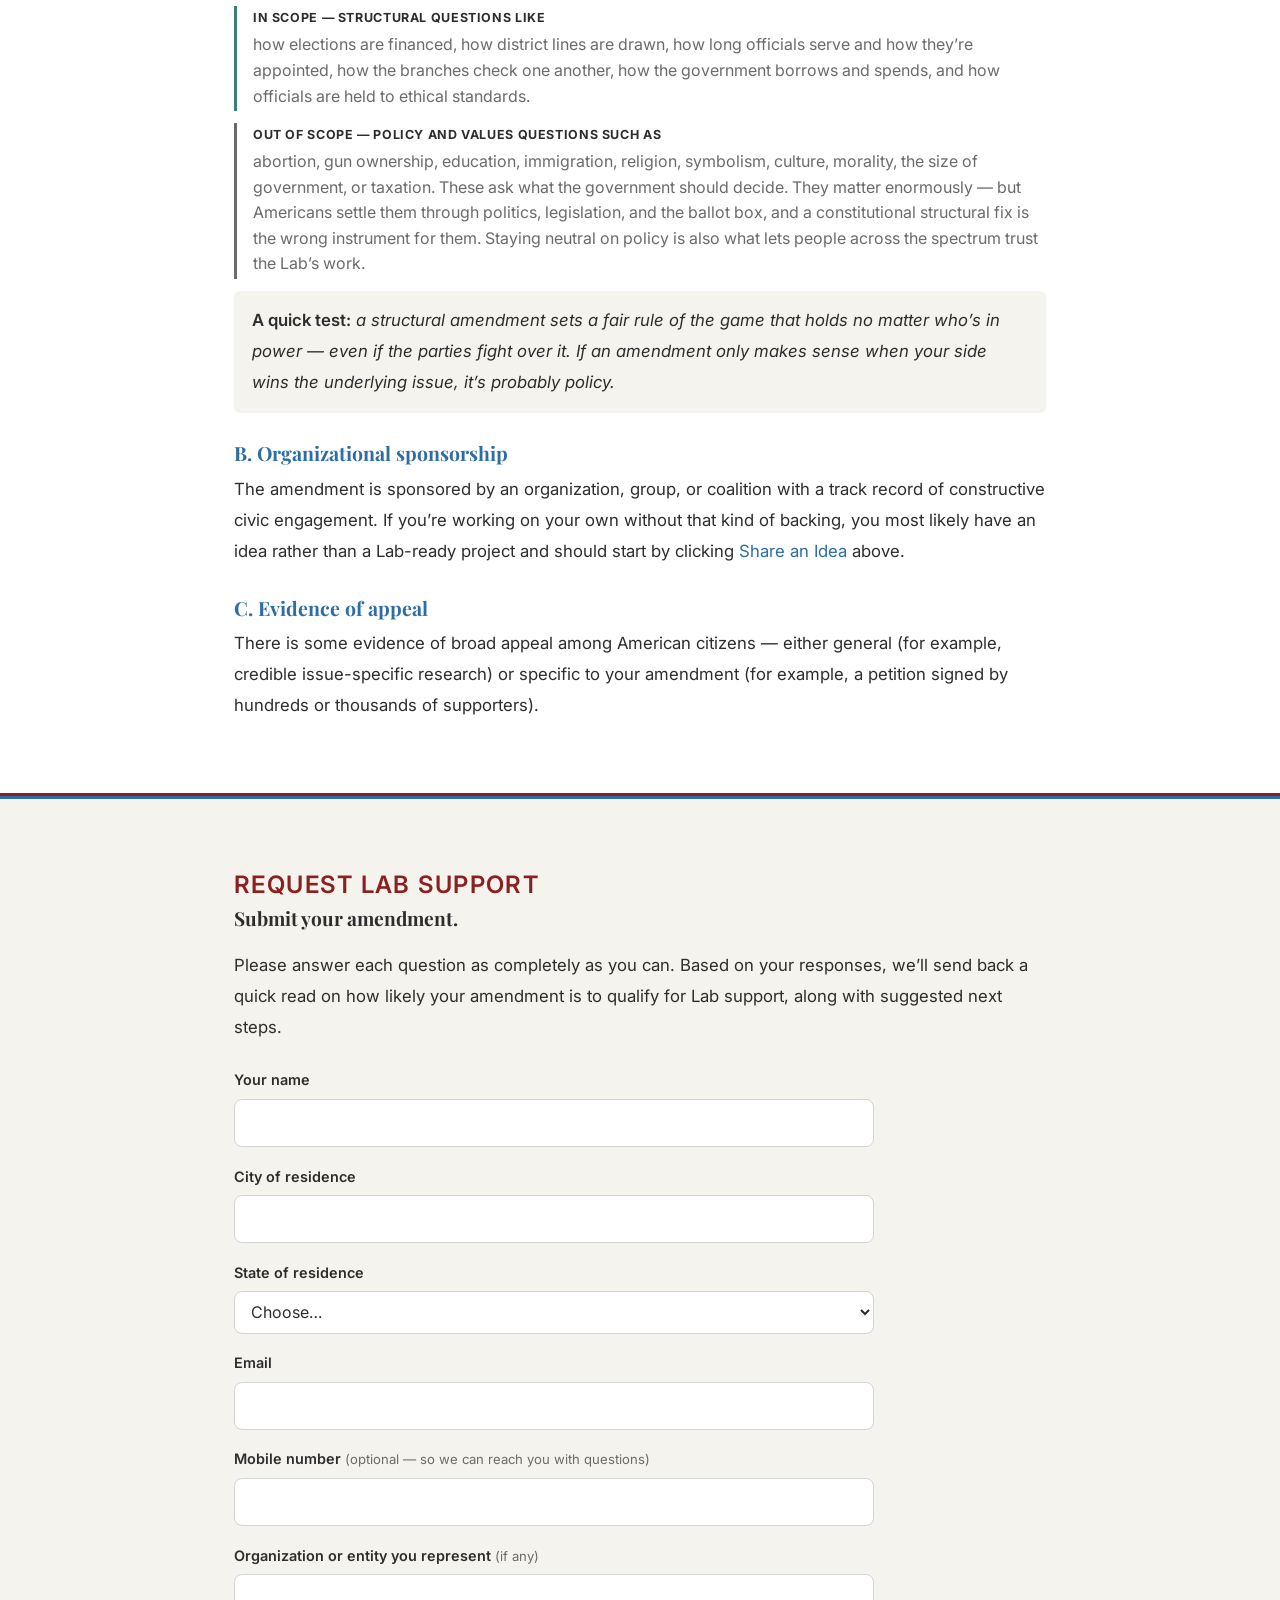
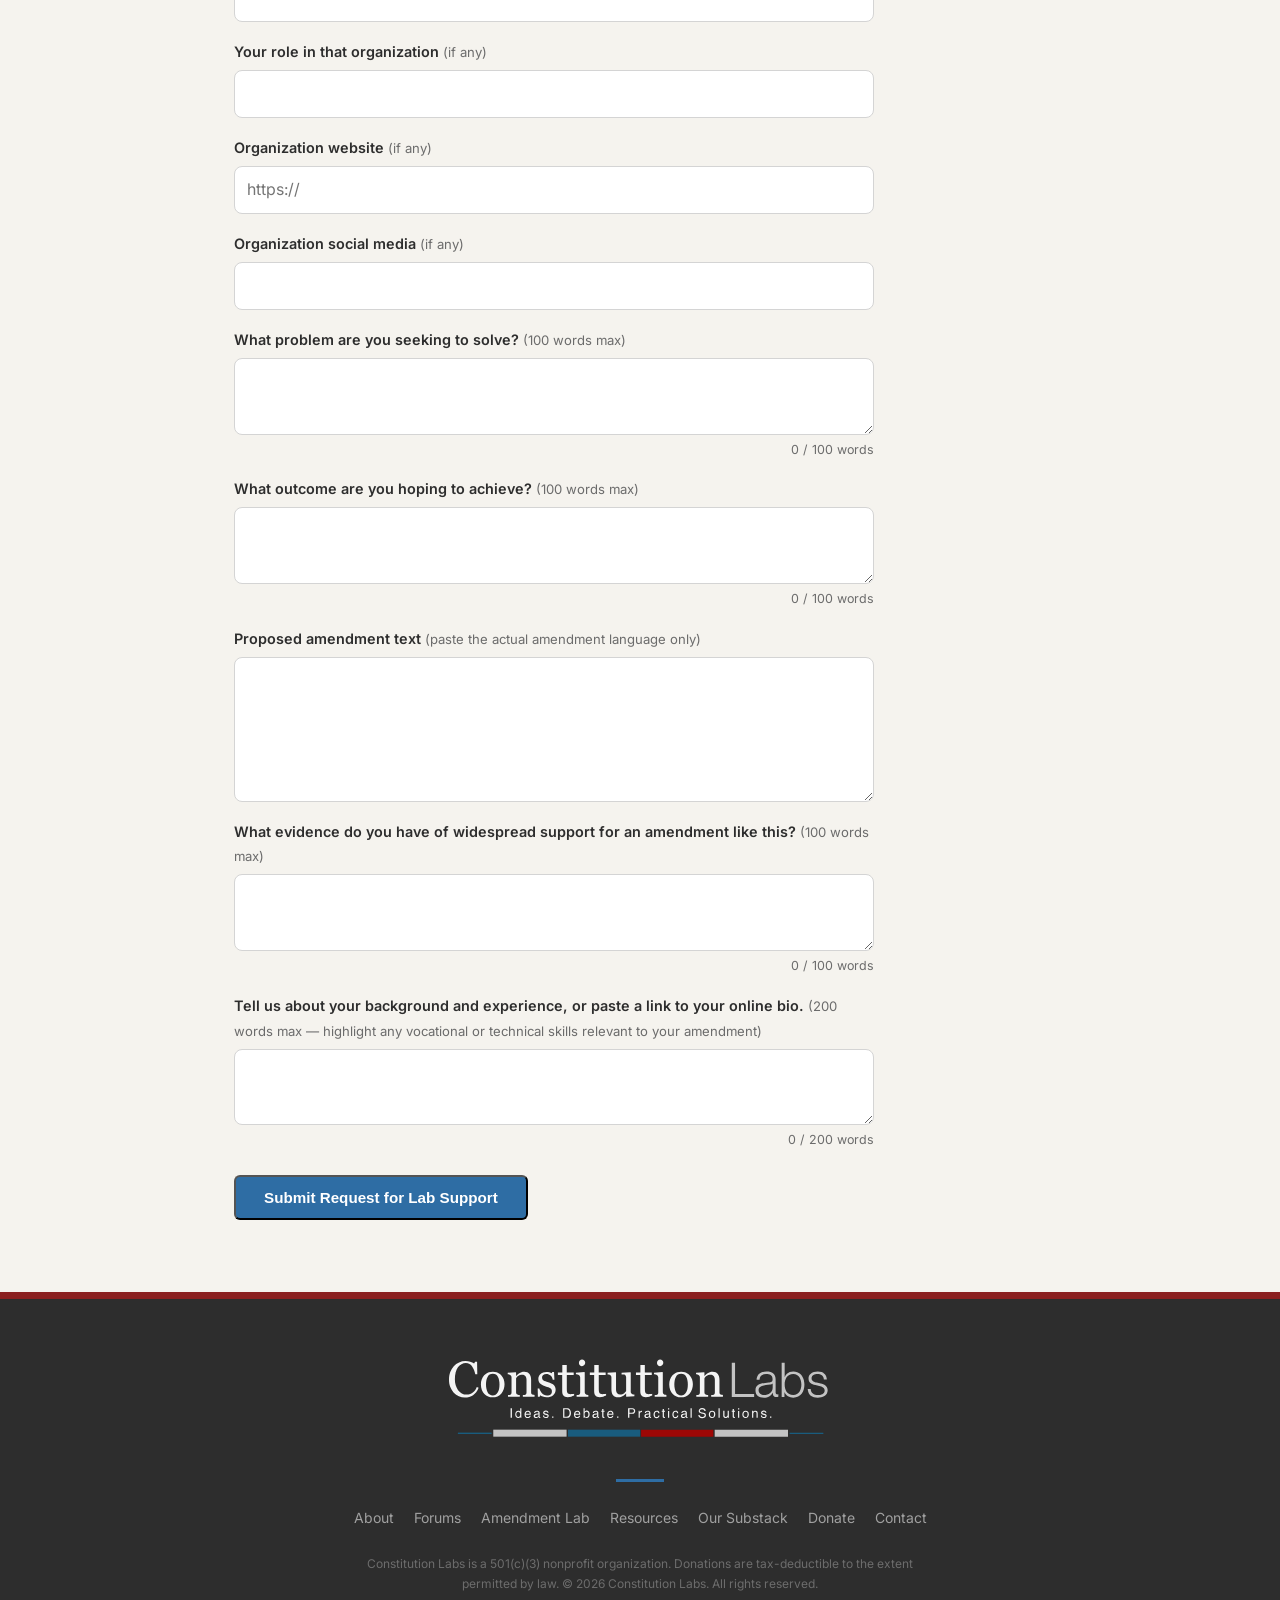
<file: sponsor-an-amendment.html>
<!DOCTYPE html>
<html lang="en">
<head>
  <meta charset="UTF-8">
  <meta name="viewport" content="width=device-width, initial-scale=1.0">
  <title>How to Sponsor an Amendment — Constitution Labs</title>
  <meta name="description" content="Bring an amendment to the Constitution Labs Amendment Lab. Share an early idea for quick feedback, or review the criteria and submit a request for Lab support.">
  <link rel="stylesheet" href="css/style.css">
  <link rel="preconnect" href="https://fonts.googleapis.com">
  <link href="https://fonts.googleapis.com/css2?family=Playfair+Display:ital,wght@0,400;0,700;1,400&family=Inter:wght@400;500;600&display=swap" rel="stylesheet">
</head>
<body>

  <!-- NAVIGATION -->
  <nav class="site-nav">
    <div class="nav-inner">
      <a href="/" class="nav-logo">
        <img src="assets/images/cl-logo-tagline.svg" alt="Constitution Labs">
      </a>
      <ul class="nav-links">
        <li><a href="/about.html">About</a></li>
        <li><a href="/forums.html">Forums &amp; Events</a></li>
        <li><a href="/amendment-lab.html">Amendment Lab</a></li>
        <li><a href="/resources.html">Resources</a></li>
        <li><a href="https://substack.com/@constitutionlabs" target="_blank" rel="noopener">Our Substack</a></li>
        <li><a href="/donate.html" class="nav-cta">Donate</a></li>
      </ul>
      <button class="nav-toggle" aria-label="Open menu">&#9776;</button>
    </div>
  </nav>

  <!-- PAGE HERO -->
  <header class="page-hero">
    <div class="page-hero-inner">
      <p class="hero-eyebrow">Amendment Lab</p>
      <h1>How to Sponsor an Amendment</h1>
      <p class="lede">Two ways to bring an amendment to the Lab, depending on how far along your thinking is.</p>
    </div>
  </header>

  <!-- TWO PATHS -->
  <section class="about-section parchment">
    <div class="container about-prose">
      <div class="path">
        <h3 class="path-q">Still in the idea stage?</h3>
        <p>If there&#8217;s an amendment you&#8217;d like us to see but you haven&#8217;t yet drafted or developed it, share the idea and we&#8217;ll respond within a few days with some initial feedback.</p>
        <button type="button" class="btn btn-primary" data-open-idea>Share an Idea</button>
      </div>
      <div class="path">
        <h3 class="path-q">Further along?</h3>
        <p>If you&#8217;ve moved past the idea stage &#8212; you&#8217;ve drafted your amendment, done some research, and built some early support &#8212; it may be a good candidate for the Amendment Lab.</p>
        <p>If our screening committee determines it meets our criteria, we&#8217;ll work with you at no cost to analyze and refine it. You&#8217;ll be paired with a team of volunteers whose expertise spans law, data analysis, research, and public policy, and who will help you identify the strengths to build on and the vulnerabilities to address.</p>
        <p>Start by reviewing the criteria for acceptance. When you&#8217;re ready, submit your request and we&#8217;ll get back to you shortly with a decision and next steps. (Our capacity is sometimes limited, so we may not be able to take on every request that meets the criteria.)</p>
        <a class="btn btn-outline" href="#criteria">Review Criteria for Lab Support &darr;</a>
      </div>
    </div>
  </section>

  <!-- CRITERIA -->
  <section class="about-section alt" id="criteria">
    <div class="container about-prose">
      <p class="eyebrow">Criteria for Lab Support</p>
      <h2>What we look for.</h2>
      <p>The Amendment Lab helps design amendments that meet all three of these criteria:</p>
      <div class="criteria">
        <div class="crit">
          <h3>A. Structural focus</h3>
          <p>Structural questions relate more to HOW government works &#8212; how it is structured, how power is distributed, checked, and held accountable, and where political independence would benefit all. We might have disagreements about WHICH structure, but a structural amendment works the same way regardless of which party holds office or which side of a debate you favor. Policy questions relate to WHAT government should decide &#8212; the priorities it sets on money, regulation, and resources, and where it lands on contested questions of rights and values.</p>
          <div class="scope in">
            <span class="scope-label">In scope &#8212; structural questions like</span>
            how elections are financed, how district lines are drawn, how long officials serve and how they&#8217;re appointed, how the branches check one another, how the government borrows and spends, and how officials are held to ethical standards.
          </div>
          <div class="scope out">
            <span class="scope-label">Out of scope &#8212; policy and values questions such as</span>
            abortion, gun ownership, education, immigration, religion, symbolism, culture, morality, the size of government, or taxation. These ask what the government should decide. They matter enormously &#8212; but Americans settle them through politics, legislation, and the ballot box, and a constitutional structural fix is the wrong instrument for them. Staying neutral on policy is also what lets people across the spectrum trust the Lab&#8217;s work.
          </div>
          <p class="quick-test"><strong>A quick test:</strong> a structural amendment sets a fair rule of the game that holds no matter who&#8217;s in power &#8212; even if the parties fight over it. If an amendment only makes sense when your side wins the underlying issue, it&#8217;s probably policy.</p>
        </div>
        <div class="crit">
          <h3>B. Organizational sponsorship</h3>
          <p>The amendment is sponsored by an organization, group, or coalition with a track record of constructive civic engagement. If you&#8217;re working on your own without that kind of backing, you most likely have an idea rather than a Lab-ready project and should start by clicking <a href="#" data-open-idea>Share an Idea</a> above.</p>
        </div>
        <div class="crit">
          <h3>C. Evidence of appeal</h3>
          <p>There is some evidence of broad appeal among American citizens &#8212; either general (for example, credible issue-specific research) or specific to your amendment (for example, a petition signed by hundreds or thousands of supporters).</p>
        </div>
      </div>
    </div>
  </section>

  <!-- LAB SUPPORT FORM -->
  <section class="about-section parchment" id="apply">
    <div class="container about-prose">
      <p class="eyebrow">Request Lab Support</p>
      <h2>Submit your amendment.</h2>
      <p>Please answer each question as completely as you can. Based on your responses, we&#8217;ll send back a quick read on how likely your amendment is to qualify for Lab support, along with suggested next steps.</p>
      <div id="lab-form-wrap">
        <form id="lab-form" class="app-form" novalidate>
          <div class="field"><label for="f-name">Your name</label><input id="f-name" name="name" type="text" required></div>
          <div class="field"><label for="f-city">City of residence</label><input id="f-city" name="city" type="text" required></div>
          <div class="field"><label for="f-state">State of residence</label><select id="f-state" name="state" required></select></div>
          <div class="field"><label for="f-email">Email</label><input id="f-email" name="email" type="email" required></div>
          <div class="field"><label for="f-mobile">Mobile number <span class="opt">(optional &#8212; so we can reach you with questions)</span></label><input id="f-mobile" name="mobile" type="tel"></div>
          <div class="field"><label for="f-org">Organization or entity you represent <span class="opt">(if any)</span></label><input id="f-org" name="org" type="text"></div>
          <div class="field"><label for="f-role">Your role in that organization <span class="opt">(if any)</span></label><input id="f-role" name="role" type="text"></div>
          <div class="field"><label for="f-web">Organization website <span class="opt">(if any)</span></label><input id="f-web" name="website" type="url" placeholder="https://"></div>
          <div class="field"><label for="f-social">Organization social media <span class="opt">(if any)</span></label><input id="f-social" name="social" type="text"></div>
          <div class="field"><label for="f-problem">What problem are you seeking to solve? <span class="opt">(100 words max)</span></label><textarea id="f-problem" name="problem" data-maxwords="100" required></textarea><div class="counter" id="f-problem-count"></div></div>
          <div class="field"><label for="f-outcome">What outcome are you hoping to achieve? <span class="opt">(100 words max)</span></label><textarea id="f-outcome" name="outcome" data-maxwords="100" required></textarea><div class="counter" id="f-outcome-count"></div></div>
          <div class="field"><label for="f-text">Proposed amendment text <span class="opt">(paste the actual amendment language only)</span></label><textarea id="f-text" name="amendment" rows="5" required></textarea></div>
          <div class="field"><label for="f-evidence">What evidence do you have of widespread support for an amendment like this? <span class="opt">(100 words max)</span></label><textarea id="f-evidence" name="evidence" data-maxwords="100" required></textarea><div class="counter" id="f-evidence-count"></div></div>
          <div class="field"><label for="f-bio">Tell us about your background and experience, or paste a link to your online bio. <span class="opt">(200 words max &#8212; highlight any vocational or technical skills relevant to your amendment)</span></label><textarea id="f-bio" name="bio" data-maxwords="200"></textarea><div class="counter" id="f-bio-count"></div></div>
          <button type="submit" class="btn btn-primary">Submit Request for Lab Support</button>
        </form>
      </div>
    </div>
  </section>

  <!-- SHARE AN IDEA MODAL -->
  <div class="modal-overlay" id="idea-modal" aria-hidden="true" role="dialog" aria-modal="true">
    <div class="modal" role="document">
      <button class="modal-close" id="idea-close" aria-label="Close">&times;</button>
      <div id="idea-body"></div>
    </div>
  </div>

  <!-- FOOTER -->
  <footer class="site-footer">
    <div class="container footer-inner">
      <div class="footer-brand">
        <img src="assets/images/cl-logo-tagline-white.svg" alt="Constitution Labs">
      </div>
      <div class="footer-rule"></div>
      <nav class="footer-nav">
        <a href="/about.html">About</a>
        <a href="/forums.html">Forums</a>
        <a href="/amendment-lab.html">Amendment Lab</a>
        <a href="/resources.html">Resources</a>
        <a href="https://substack.com/@constitutionlabs" target="_blank" rel="noopener">Our Substack</a>
        <a href="/donate.html">Donate</a>
        <a href="/contact.html">Contact</a>
      </nav>
      <p class="footer-legal">Constitution Labs is a 501(c)(3) nonprofit organization. Donations are tax-deductible to the extent permitted by law. &copy; 2026 Constitution Labs. All rights reserved.</p>
    </div>
  </footer>

  <script src="js/main.js"></script>
  <script>
  (function(){
    var STATES=["AL","AK","AZ","AR","CA","CO","CT","DE","DC","FL","GA","HI","ID","IL","IN","IA","KS","KY","LA","ME","MD","MA","MI","MN","MS","MO","MT","NE","NV","NH","NJ","NM","NY","NC","ND","OH","OK","OR","PA","RI","SC","SD","TN","TX","UT","VT","VA","WA","WV","WI","WY"];
    var sel=document.getElementById("f-state");
    if(sel){ sel.innerHTML='<option value="" selected disabled>Choose&hellip;</option>'+STATES.map(function(s){return '<option value="'+s+'">'+s+'</option>';}).join(""); }

    function words(s){ s=s.trim(); return s?s.split(/\s+/).length:0; }
    document.querySelectorAll("textarea[data-maxwords]").forEach(function(ta){
      var max=+ta.dataset.maxwords, c=document.getElementById(ta.id+"-count");
      function upd(){ var n=words(ta.value); c.textContent=n+" / "+max+" words"; c.classList.toggle("over",n>max); }
      ta.addEventListener("input",upd); upd();
    });

    var labForm=document.getElementById("lab-form");
    labForm.addEventListener("submit",function(e){
      e.preventDefault();
      if(!labForm.reportValidity()) return;
      var name=(labForm.elements["name"].value||"there").trim();
      var email=(labForm.elements["email"].value||"").trim();
      document.getElementById("lab-form-wrap").innerHTML=
        '<div class="reg-confirm"><div class="rc-check">&#10003;</div>'+
        '<h4>Thanks, '+name+'. Your request is in.</h4>'+
        '<p>We&rsquo;ll review it and send a quick read on how likely your amendment is to qualify for Lab support, along with suggested next steps, to <strong>'+email+'</strong>.</p></div>';
    });

    var modal=document.getElementById("idea-modal");
    function openModal(){ resetIdea(); modal.classList.add("open"); modal.setAttribute("aria-hidden","false"); document.body.style.overflow="hidden"; modal.scrollTop=0; }
    function closeModal(){ modal.classList.remove("open"); modal.setAttribute("aria-hidden","true"); document.body.style.overflow=""; }
    document.querySelectorAll("[data-open-idea]").forEach(function(b){ b.addEventListener("click",function(e){ e.preventDefault(); openModal(); }); });
    document.getElementById("idea-close").addEventListener("click",closeModal);
    modal.addEventListener("click",function(e){ if(e.target===modal) closeModal(); });
    document.addEventListener("keydown",function(e){ if(e.key==="Escape") closeModal(); });

    function resetIdea(){
      document.getElementById("idea-body").innerHTML=
        '<p class="modal-eyebrow">Share an Idea</p>'+
        '<h3>Tell us about your amendment idea.</h3>'+
        '<p class="modal-blurb">No need for finished language &#8212; just the gist. We&rsquo;ll respond within a few days with some initial feedback.</p>'+
        '<form id="idea-form" class="app-form" novalidate>'+
          '<div class="field"><label>Your name<input name="name" type="text" required></label></div>'+
          '<div class="field"><label>Email<input name="email" type="email" required></label></div>'+
          '<div class="field"><label>Your idea<textarea name="idea" rows="5" required></textarea></label></div>'+
          '<button type="submit" class="btn btn-primary">Send Idea</button>'+
        '</form>';
      var f=document.getElementById("idea-form");
      f.addEventListener("submit",function(e){
        e.preventDefault();
        if(!f.reportValidity()) return;
        var name=(f.elements["name"].value||"there").trim();
        var email=(f.elements["email"].value||"").trim();
        document.getElementById("idea-body").innerHTML=
          '<div class="reg-confirm"><div class="rc-check">&#10003;</div>'+
          '<h4>Thanks, '+name+'!</h4>'+
          '<p>We&rsquo;ll take a look and respond within a few days with some initial feedback to <strong>'+email+'</strong>.</p></div>';
      });
    }
  })();
  </script>
</body>
</html>
</file>
<file: css/style.css>
/* ==============================================
   CONSTITUTIONLABS.ORG — Main Stylesheet v3
   Name standard: "Constitution Labs" (two words,
   initial caps) in all written/displayed text.
   Logo renders as one word — intentional design.
   Palette drawn directly from logo color bar:
   --slate:      #2e6da4  (slate blue — primary)
   --rust:       #8b2020  (rust red — secondary, equal weight)
   --ink:        #2d2d2d  (dark gray — text only)
   --gray-mid:   #6b6b6b  (secondary text)
   --gray-light: #d4d4d4  (borders, dividers)
   --parchment:  #f5f3ee  (universal section background)
   --white:      #ffffff  (cards, nav)
   ============================================== */

*, *::before, *::after { box-sizing: border-box; margin: 0; padding: 0; }

:root {
  --slate:      #2e6da4;
  --rust:       #8b2020;
  --ink:        #2d2d2d;
  --gray-mid:   #6b6b6b;
  --gray-light: #d4d4d4;
  --parchment:  #f5f3ee;
  --white:      #ffffff;
  --font-serif: 'Playfair Display', Georgia, serif;
  --font-sans:  'Inter', system-ui, sans-serif;
  --max-width:  1160px;
  --radius:     6px;
}

html { font-size: 16px; scroll-behavior: smooth; }
body { font-family: var(--font-sans); background-color: var(--parchment); color: var(--ink); line-height: 1.7; }

/* TYPOGRAPHY */
h1, h2, h3, h4 { font-family: var(--font-serif); line-height: 1.25; color: var(--ink); }
h1 { font-size: clamp(2rem, 5vw, 3.2rem); }
h2 { font-size: clamp(1.5rem, 3vw, 2.2rem); }
h3 { font-size: 1.2rem; }
p  { font-size: 1rem; color: var(--ink); }
a  { color: var(--slate); text-decoration: none; }
a:hover { text-decoration: underline; }
.container { max-width: var(--max-width); margin: 0 auto; padding: 0 1.5rem; }

/* ── RULE HELPER ── */
/* Sections separated by double holding rule: rust top, slate bottom */
.ruled {
  border-top: 3px solid var(--rust);
  border-bottom: 3px solid var(--slate);
}
.ruled-reverse {
  border-top: 3px solid var(--slate);
  border-bottom: 3px solid var(--rust);
}

/* NAVIGATION */
.site-nav { background: var(--white); border-bottom: 1px solid var(--gray-light); position: sticky; top: 0; z-index: 100; }
.nav-inner { max-width: var(--max-width); margin: 0 auto; padding: 0 1.5rem; display: flex; align-items: center; justify-content: space-between; height: 84px; }
.nav-logo img { display: block; height: 70px; width: auto; }
.nav-links { list-style: none; display: flex; gap: 2rem; align-items: center; }
.nav-links a { font-size: 0.9rem; font-weight: 500; color: var(--ink); transition: color 0.2s; }
.nav-links a:hover { color: var(--slate); text-decoration: none; }
.nav-cta { background: var(--rust); color: var(--white) !important; padding: 0.45rem 1.2rem; border-radius: var(--radius); transition: background 0.2s !important; }
.nav-cta:hover { background: var(--slate) !important; color: var(--white) !important; }
.nav-toggle { display: none; background: none; border: none; font-size: 1.4rem; cursor: pointer; color: var(--ink); }

/* HERO */
.hero { background: var(--white); padding: 5rem 1.5rem 4.5rem; text-align: center; border-top: 4px solid var(--rust); border-bottom: 4px solid var(--slate); }
.hero-inner { max-width: 780px; margin: 0 auto; }
.hero-eyebrow { font-size: 0.78rem; font-weight: 600; letter-spacing: 0.14em; text-transform: uppercase; color: var(--rust); margin-bottom: 1rem; }
.hero-headline { color: var(--slate); margin-bottom: 1.5rem; }
.hero-headline em { color: var(--rust); font-style: normal; }
.hero-subhead { font-size: 1.05rem; color: var(--gray-mid); max-width: 660px; margin: 0 auto 2.5rem; line-height: 1.85; text-align: left; }
.hero-subhead strong { color: var(--ink); font-weight: 600; }
.hero-actions { display: flex; gap: 1rem; justify-content: center; flex-wrap: wrap; }

/* BUTTONS */
.btn { display: inline-block; padding: 0.75rem 1.75rem; border-radius: var(--radius); font-weight: 600; font-size: 0.95rem; transition: all 0.2s; }
.btn-primary { background: var(--slate); color: var(--white); }
.btn-primary:hover { background: var(--rust); text-decoration: none; color: var(--white); }
.btn-secondary { background: transparent; color: var(--rust); border: 2px solid var(--rust); }
.btn-secondary:hover { background: var(--rust); color: var(--white); text-decoration: none; }

/* PATHWAYS */
.pathways { background: var(--parchment); padding: 5rem 0; border-top: 3px solid var(--slate); border-bottom: 3px solid var(--rust); }
.section-title { text-align: center; color: var(--ink); margin-bottom: 0.6rem; }
.section-subtitle { text-align: center; color: var(--gray-mid); font-size: 0.97rem; margin-bottom: 3rem; max-width: 520px; margin-left: auto; margin-right: auto; }

.pathway-grid { display: grid; grid-template-columns: repeat(auto-fit, minmax(240px, 1fr)); gap: 1px; background: var(--gray-light); border: 1px solid var(--gray-light); border-radius: var(--radius); overflow: hidden; }

.pathway-card { position: relative; padding: 2.75rem 2rem 2rem; display: flex; flex-direction: column; gap: 0.75rem; transition: filter 0.2s; color: var(--white); overflow: hidden; }
.pathway-card:hover { filter: brightness(1.08); text-decoration: none; }

/* Alternating slate / rust */
.pathway-card:nth-child(1) { background: var(--slate); }
.pathway-card:nth-child(2) { background: var(--rust); }
.pathway-card:nth-child(3) { background: var(--slate); }
.pathway-card:nth-child(4) { background: var(--rust); }

/* Watermark numeral */
.pathway-card::before { content: attr(data-num); position: absolute; bottom: -1rem; right: 0.75rem; font-family: var(--font-serif); font-size: 8rem; font-weight: 700; opacity: 0.1; line-height: 1; pointer-events: none; color: var(--white); }

.pathway-card h3 { color: var(--white); font-size: 1.15rem; position: relative; }

/* Book title styling inside card 2 */
.pathway-card .card-label { font-size: 0.72rem; font-weight: 600; letter-spacing: 0.12em; text-transform: uppercase; color: rgba(255,255,255,0.6); margin-bottom: 0.15rem; }
.pathway-card .card-title { font-family: var(--font-serif); font-size: 1.3rem; font-style: italic; color: var(--white); line-height: 1.2; }

.pathway-card p { font-size: 0.91rem; color: rgba(255,255,255,0.82); flex: 1; position: relative; line-height: 1.65; }
.pathway-link { font-size: 0.85rem; font-weight: 600; color: rgba(255,255,255,0.65); margin-top: 0.5rem; position: relative; border-top: 1px solid rgba(255,255,255,0.2); padding-top: 0.85rem; letter-spacing: 0.02em; }
.pathway-card:hover .pathway-link { color: var(--white); }

/* MISSION STRIP */
.mission-strip { background: var(--parchment); padding: 3.5rem 1.5rem; text-align: center; border-top: 3px solid var(--slate); border-bottom: 3px solid var(--rust); }
.color-bar { display: flex; justify-content: center; max-width: 320px; margin: 0 auto 2rem; height: 5px; border-radius: 2px; overflow: hidden; }
.bar-teal  { flex: 1; background: #3a8fa0; }
.bar-lgray { flex: 2; background: #c0c0c0; }
.bar-slate { flex: 3; background: var(--slate); }
.bar-rust  { flex: 3; background: var(--rust); }
.bar-rgray { flex: 2; background: #c0c0c0; }
.bar-teal2 { flex: 1; background: #3a8fa0; }

.mission-quote { font-family: var(--font-serif); font-size: clamp(1.4rem, 3vw, 2rem); font-style: italic; color: var(--ink); margin-bottom: 1rem; }
.mission-quote cite { display: block; font-size: 0.82rem; font-style: normal; color: var(--gray-mid); margin-top: 0.6rem; letter-spacing: 0.06em; }
.mission-text { max-width: 620px; margin: 0 auto; font-size: 1.15rem; color: var(--gray-mid); line-height: 1.85; font-style: italic; }

/* FOOTER */
.site-footer { background: var(--ink); color: var(--white); border-top: 4px solid var(--rust); padding: 3rem 1.5rem 2rem; }
.footer-inner { display: flex; flex-direction: column; gap: 1.5rem; align-items: center; text-align: center; }
.footer-brand img { height: 100px; width: auto; opacity: 0.95; }
.footer-tagline { font-size: 0.8rem; opacity: 0.4; margin-top: 0.3rem; letter-spacing: 0.07em; }
.footer-nav { display: flex; flex-wrap: wrap; gap: 1.25rem; justify-content: center; }
.footer-nav a { color: rgba(255,255,255,0.55); font-size: 0.875rem; transition: color 0.2s; }
.footer-nav a:hover { color: var(--white); text-decoration: none; }
.footer-rule { width: 48px; height: 3px; background: var(--slate); }
.footer-legal { font-size: 0.75rem; color: rgba(255,255,255,0.3); max-width: 560px; line-height: 1.7; }

/* RESPONSIVE */
@media (max-width: 768px) {
  .nav-links { display: none; }
  .nav-toggle { display: block; }
  .nav-links.open { display: flex; flex-direction: column; position: absolute; top: 84px; left: 0; right: 0; background: var(--white); padding: 1.5rem; gap: 1rem; border-bottom: 1px solid var(--gray-light); box-shadow: 0 4px 12px rgba(0,0,0,0.08); }
  .nav-logo img { height: 52px; }
  .hero { padding: 3rem 1.5rem; }
  .pathway-grid { grid-template-columns: 1fr; }
}

/* UTILITY */
.text-center { text-align: center; }
.mt-2 { margin-top: 1rem; }
.mt-3 { margin-top: 2rem; }


/* ==============================================
   ABOUT PAGE
   ============================================== */

/* PAGE HERO (compact variant of home hero) */
.page-hero { background: var(--white); padding: 4rem 1.5rem 3.25rem; text-align: center; border-top: 4px solid var(--rust); border-bottom: 4px solid var(--slate); }
.page-hero-inner { max-width: 760px; margin: 0 auto; }
.page-hero .hero-eyebrow { font-size: 1.5rem; font-weight: 600; letter-spacing: 0.06em; text-transform: uppercase; color: var(--rust); margin-bottom: 0.6rem; line-height: 1.2; }
.page-hero h1 { color: var(--slate); font-size: clamp(1.8rem, 4vw, 2.6rem); margin-bottom: 1.25rem; }
.page-hero .lede { font-size: 1.2rem; color: var(--gray-mid); line-height: 1.7; max-width: 620px; margin: 0 auto; }
.page-hero .lede strong { color: var(--ink); font-weight: 600; }

/* GENERIC ABOUT SECTION */
.about-section { padding: 4.5rem 0; border-top: 3px solid var(--slate); border-bottom: 3px solid var(--rust); }
.about-section.alt { background: var(--white); }
.about-section.parchment { background: var(--parchment); }
.about-section .container { max-width: 860px; }
.about-section .eyebrow { font-size: 1.5rem; font-weight: 600; letter-spacing: 0.06em; text-transform: uppercase; color: var(--rust); margin-bottom: 0.35rem; line-height: 1.2; }
.about-section h2 { color: var(--ink); font-size: 1.2rem; margin-bottom: 1.25rem; }
.about-prose p { font-size: 1.05rem; color: var(--ink); line-height: 1.85; margin-bottom: 1.25rem; }
.about-prose p:last-child { margin-bottom: 0; }
.about-prose strong { font-weight: 600; }

/* MISSION STATEMENT FEATURE */
.mission-feature { background: var(--white); border-left: 4px solid var(--slate); padding: 1.75rem 2rem; margin: 0 0 2rem; border-radius: 0 var(--radius) var(--radius) 0; box-shadow: 0 1px 4px rgba(0,0,0,0.05); }
.mission-feature p { font-family: var(--font-serif); font-size: 1.3rem; font-style: italic; line-height: 1.5; color: var(--ink); margin: 0; }
.mission-methods { display: grid; gap: 1.25rem; margin-top: 2rem; }
.mission-method { display: flex; gap: 1rem; align-items: flex-start; }
.mission-method .num { font-family: var(--font-serif); font-size: 1.6rem; font-weight: 700; color: var(--slate); line-height: 1; flex-shrink: 0; width: 2rem; }
.mission-method p { margin: 0; font-size: 1rem; line-height: 1.7; }
.mission-note { margin-top: 2rem; padding-top: 1.5rem; border-top: 1px solid var(--gray-light); font-size: 0.97rem; color: var(--gray-mid); line-height: 1.75; }

/* COMMITMENTS GRID */
.commitments-grid { display: grid; grid-template-columns: repeat(auto-fit, minmax(320px, 1fr)); gap: 1.5rem; margin-top: 2.5rem; }
.commitment-card { background: var(--white); border-top: 4px solid var(--slate); border-radius: 0 0 var(--radius) var(--radius); padding: 1.75rem; box-shadow: 0 1px 4px rgba(0,0,0,0.05); }
.commitment-card:nth-child(even) { border-top-color: var(--rust); }
.commitment-card h3 { font-size: 1.1rem; color: var(--ink); margin-bottom: 0.7rem; }
.commitment-card p { font-size: 0.95rem; color: var(--gray-mid); line-height: 1.7; }
.commitment-card .exclude { display: block; margin-top: 0.75rem; font-size: 0.88rem; color: var(--ink); }

/* WORK / INITIATIVES */
.work-grid { display: grid; grid-template-columns: repeat(auto-fit, minmax(240px, 1fr)); gap: 1.5rem; margin-top: 2.5rem; }
.work-card { padding: 1.5rem 0; }
.work-card h3 { font-size: 1.08rem; color: var(--slate); margin-bottom: 0.5rem; }
.work-card p { font-size: 0.95rem; color: var(--gray-mid); line-height: 1.7; }
.work-card .status { display: inline-block; margin-top: 0.7rem; font-size: 0.72rem; font-weight: 600; letter-spacing: 0.08em; text-transform: uppercase; color: var(--rust); }

/* BOARD */
.board-grid { display: grid; grid-template-columns: repeat(auto-fit, minmax(260px, 1fr)); gap: 2.5rem 2rem; margin-top: 2.75rem; }
.board-card { text-align: center; }
.board-photo { width: 132px; height: 132px; border-radius: 50%; margin: 0 auto 1.1rem; display: block; box-shadow: 0 2px 8px rgba(0,0,0,0.1); }
.board-name { font-family: var(--font-serif); font-size: 1.15rem; font-weight: 700; color: var(--ink); margin-bottom: 0.2rem; }
.board-role { font-size: 0.82rem; font-weight: 600; letter-spacing: 0.04em; text-transform: uppercase; color: var(--rust); margin-bottom: 0.75rem; }
.board-bio { font-size: 0.92rem; color: var(--gray-mid); line-height: 1.65; max-width: 320px; margin: 0 auto; }
.board-note { text-align: center; font-size: 0.95rem; color: var(--gray-mid); font-style: italic; margin-top: 2.75rem; max-width: 640px; margin-left: auto; margin-right: auto; }

/* CLOSING CTA */
.about-cta { background: var(--ink); color: var(--white); text-align: center; padding: 4rem 1.5rem; border-top: 4px solid var(--rust); }
.about-cta h2 { color: var(--white); margin-bottom: 1rem; }
.about-cta p { color: rgba(255,255,255,0.85); font-size: clamp(1.25rem, 2.5vw, 1.6rem); max-width: 640px; margin: 0 auto 2rem; line-height: 1.55; }

@media (max-width: 768px) {
  .commitments-grid, .work-grid, .board-grid { grid-template-columns: 1fr; }
  .about-section { padding: 3rem 0; }
}


/* ABOUT — GUARDRAILS (3-up, wider container) */
.about-section.guardrails .container { max-width: var(--max-width); }
.guardrails .about-prose { max-width: 680px; margin: 0 auto; text-align: center; }
.guardrails-grid { display: grid; grid-template-columns: repeat(3, 1fr); gap: 1.5rem; margin-top: 2.5rem; }
.mission-method .method-links { display: block; font-size: 0.85rem; color: var(--gray-mid); margin-top: 0.4rem; }
@media (max-width: 860px) { .guardrails-grid { grid-template-columns: 1fr; } }


/* ABOUT — AMENDMENT TIMELINE FIGURE */
.timeline-figure { margin: 2.5rem 0; background: var(--white); border-top: 4px solid var(--slate); border-radius: 0 0 var(--radius) var(--radius); padding: 1.75rem 1.75rem 1.5rem; box-shadow: 0 1px 4px rgba(0,0,0,0.05); }
.timeline-figure .timeline-title { font-family: var(--font-serif); font-size: 1.25rem; color: var(--ink); margin: 0 0 0.15rem; line-height: 1.3; }
.timeline-figure .timeline-sub { font-size: 0.85rem; color: var(--gray-mid); margin: 0 0 1.25rem; letter-spacing: 0.02em; }
.timeline-scroll { overflow-x: auto; }
.timeline-scroll svg { display: block; width: 100%; min-width: 680px; height: auto; }
.timeline-figure figcaption { font-size: 0.9rem; color: var(--gray-mid); line-height: 1.6; margin-top: 1.1rem; font-style: italic; }


/* ABOUT — WHAT MAKES US DIFFERENT (two-column with art) */
.different-grid { display: grid; grid-template-columns: 1.05fr 0.95fr; gap: 2.5rem; align-items: center; }
.different-art { border-top: 4px solid var(--slate); border-radius: 0 0 var(--radius) var(--radius); overflow: hidden; box-shadow: 0 1px 4px rgba(0,0,0,0.05); background: var(--white); }
.different-art svg, .different-art img { display: block; width: 100%; height: auto; }
@media (max-width: 768px) { .different-grid { grid-template-columns: 1fr; gap: 2rem; } }


/* ============================================== 
   RESOURCES PAGE
   ============================================== */

/* Political-lean key */
.lean-key { display: flex; flex-wrap: wrap; gap: 0.9rem 1.4rem; justify-content: center; margin: 1.75rem auto 0; padding: 1rem 1.25rem; max-width: 740px; background: var(--parchment); border-radius: var(--radius); }
.lean-key-item { display: inline-flex; align-items: center; gap: 0.4rem; font-size: 0.8rem; color: var(--gray-mid); }
.lean-stars { letter-spacing: 1px; font-size: 0.95rem; line-height: 1; }
.s-blue { color: var(--slate); }
.s-red { color: var(--rust); }
.s-white { color: #ffffff; -webkit-text-stroke: 1px #b0a99c; }

/* Curated resource listings */
.res-list { display: grid; gap: 1.1rem; margin-top: 1.75rem; }
.res-item { background: var(--white); border-left: 3px solid var(--slate); border-radius: 0 var(--radius) var(--radius) 0; padding: 1rem 1.25rem; box-shadow: 0 1px 3px rgba(0,0,0,0.04); }
.res-head { display: flex; align-items: baseline; flex-wrap: wrap; gap: 0.5rem; margin-bottom: 0.25rem; }
.res-name { font-weight: 600; color: var(--ink); }
.res-desc { font-size: 0.93rem; color: var(--gray-mid); line-height: 1.6; }

/* Glossary */
.glossary-list { margin-top: 1.5rem; display: grid; gap: 1.1rem; }
.glossary-term { font-weight: 600; color: var(--slate); }
.glossary-def { font-size: 0.97rem; color: var(--ink); line-height: 1.65; margin-top: 0.1rem; }

/* Amendment list */
.amendment-list { margin-top: 1.75rem; display: grid; grid-template-columns: 1fr; gap: 1.1rem; }
.amendment-item { display: grid; grid-template-columns: 2.6rem 1fr; gap: 0.7rem; align-items: start; }
.amd-num { font-family: var(--font-serif); font-size: 1.3rem; font-weight: 700; color: var(--slate); line-height: 1.05; }
.amd-num.repealed { color: var(--rust); }
.amd-head { font-weight: 600; color: var(--ink); font-size: 0.95rem; }
.amd-year { color: var(--gray-mid); font-weight: 400; }
.amd-desc { font-size: 0.9rem; color: var(--gray-mid); line-height: 1.55; margin-top: 0.1rem; }

/* In-development placeholder */
.placeholder-note { margin-top: 1.5rem; padding: 1.25rem 1.5rem; border: 1px dashed #cfc8ba; border-radius: var(--radius); background: var(--parchment); font-size: 0.95rem; color: var(--gray-mid); line-height: 1.65; font-style: italic; }

/* Subsections within a section */
.subsection { margin-top: 2.75rem; }
.subsection h3 { font-size: 1.15rem; color: var(--ink); margin-bottom: 0.4rem; }

/* Workshop teaser */
.workshop-teaser { background: var(--slate); color: #fff; border-radius: var(--radius); padding: 2.25rem; text-align: center; }
.workshop-teaser h3 { color: #fff; font-size: 1.35rem; margin-bottom: 0.6rem; }
.workshop-teaser p { color: rgba(255,255,255,0.85); max-width: 580px; margin: 0 auto 1.5rem; line-height: 1.7; }

@media (max-width: 768px) { .amendment-list { grid-template-columns: 1fr; } }


/* Tease-and-expand (details/summary) */
details.expand > summary { cursor: pointer; list-style: none; }
details.expand > summary::-webkit-details-marker { display: none; }
details.expand > summary::marker { content: ""; }
.about-prose .teaser { margin-bottom: 0; line-height: 1.8; }
.more-cue { display: inline-block; margin-left: 0.4rem; font-size: 0.9rem; font-weight: 600; color: var(--slate); white-space: nowrap; }
.more-cue::after { content: "more \203A"; }
details.expand[open] > summary .more-cue::after { content: "less \2039"; }
details.expand > summary:hover .more-cue { text-decoration: underline; }
.expand-body { margin-top: 1.4rem; }
details.expand.sub { margin-top: 1.5rem; padding-top: 1.4rem; border-top: 1px solid var(--gray-light); }
details.expand.sub > summary h3 { font-size: 1.12rem; color: var(--ink); margin-bottom: 0.3rem; }
.about-prose .sub-teaser { font-size: 0.97rem; color: var(--gray-mid); }
details.expand.sub .expand-body { margin-top: 1rem; }


/* Detailed amendment timeline (vertical, responsive) */
.amd-timeline { margin-top: 1.75rem; position: relative; padding-left: 1.85rem; }
.amd-timeline::before { content: ""; position: absolute; left: 6px; top: 8px; bottom: 8px; width: 2px; background: var(--gray-light); }
.amd-era { position: relative; padding-bottom: 1.7rem; }
.amd-era:last-child { padding-bottom: 0; }
.amd-era-node { position: absolute; left: -1.8rem; top: 4px; width: 13px; height: 13px; border-radius: 50%; background: var(--slate); box-shadow: 0 0 0 3px var(--white); }
.amd-era-node.today { background: var(--rust); }
.amd-gap { font-size: 0.74rem; color: var(--gray-mid); font-style: italic; margin-bottom: 0.25rem; }
.amd-gap.drought { color: var(--rust); font-weight: 600; font-style: normal; }
.amd-era-title { font-family: var(--font-serif); font-size: 1.05rem; color: var(--ink); margin-bottom: 0.55rem; }
.amd-era-years { font-size: 0.82rem; color: var(--gray-mid); margin-left: 0.45rem; }
.amd-chips { display: flex; flex-wrap: wrap; gap: 0.4rem; }
.amd-chip { display: inline-flex; align-items: baseline; gap: 0.25rem; background: var(--slate); color: #fff; font-size: 0.78rem; font-weight: 600; padding: 0.25rem 0.6rem; border-radius: 999px; }
.amd-chip.repealed { background: var(--rust); }
.amd-chip .yr { font-weight: 400; font-size: 0.72rem; opacity: 0.85; }


/* Section 3 — grouped resource buckets */
.res-group { margin-top: 2rem; }
.res-group-label { font-size: 0.72rem; font-weight: 700; letter-spacing: 0.1em; text-transform: uppercase; color: var(--slate); margin: 0 0 0.9rem; padding-bottom: 0.4rem; border-bottom: 1px solid var(--gray-light); }
.res-item { border-left-color: #cfc8ba; }
.res-item.lean-red { border-left-color: var(--rust); }
.res-item.lean-blue { border-left-color: var(--slate); }
a.res-name { text-decoration: none; }
a.res-name:hover { color: var(--slate); text-decoration: underline; }

/* Section 5 — "judge for yourself" marker */
.lean-q { color: var(--gray-mid); font-weight: 700; }

/* ============================================================
   FORUMS & EVENTS
   ============================================================ */
:root { --forum-teal: #3f7d78; }

.event-list { display: grid; grid-template-columns: 1fr 1fr; gap: 1rem; margin-top: 1.6rem; }
@media (max-width: 640px) { .event-list { grid-template-columns: 1fr; } }
.event-card { display: flex; flex-direction: column; gap: .4rem; text-align: left; width: 100%;
  background: var(--white); border: 1px solid var(--gray-light); border-left: 4px solid var(--slate);
  border-radius: var(--radius); padding: 1.25rem 1.4rem; cursor: pointer; font: inherit; color: inherit;
  transition: box-shadow .15s ease, transform .15s ease; }
.event-card:hover { box-shadow: 0 6px 20px rgba(0,0,0,.08); transform: translateY(-2px); }
.event-card:focus-visible { outline: 2px solid var(--slate); outline-offset: 2px; }
.event-card .ev-speaker { font-weight: 700; color: var(--slate); font-size: 1.02rem; }
.event-card .ev-title { font-family: var(--font-serif); font-size: 1.12rem; color: var(--ink); line-height: 1.3; }
.event-card .ev-blurb { color: var(--gray-mid); font-size: .94rem; line-height: 1.55; }
.event-card .ev-cta { margin-top: .35rem; font-size: .84rem; font-weight: 600; color: var(--rust); letter-spacing: .02em; }
.event-card.k-highlight { border-left-color: var(--rust); }
.event-card.k-topic { border-left-color: var(--slate); }
.event-card.k-focus { border-left-color: var(--forum-teal); }

/* modal */
.modal-overlay { position: fixed; inset: 0; background: rgba(20,20,20,.55); display: none;
  align-items: flex-start; justify-content: center; padding: 5vh 1rem; z-index: 1000; overflow-y: auto; }
.modal-overlay.open { display: flex; }
.modal { position: relative; background: var(--white); border-radius: var(--radius); max-width: 540px;
  width: 100%; padding: 2rem 2rem 2.2rem; box-shadow: 0 20px 60px rgba(0,0,0,.3); }
.modal-close { position: absolute; top: .5rem; right: .75rem; background: none; border: none;
  font-size: 1.9rem; line-height: 1; color: var(--gray-mid); cursor: pointer; }
.modal-close:hover { color: var(--ink); }
.modal-eyebrow { color: var(--rust); text-transform: uppercase; letter-spacing: .08em; font-size: .78rem;
  font-weight: 600; margin: 0 0 .35rem; }
.modal h3 { font-family: var(--font-serif); font-size: 1.5rem; margin: 0 0 .4rem; color: var(--ink); line-height: 1.25; }
.modal-speaker { font-weight: 600; color: var(--slate); margin: 0 0 .6rem; }
.modal-blurb { color: var(--gray-mid); line-height: 1.6; margin: 0 0 1rem; }
.modal-when { background: var(--parchment); border-radius: var(--radius); padding: .7rem 1rem; font-size: .95rem; margin: 0 0 1.2rem; }

/* registration form */
.reg-form { display: flex; flex-direction: column; gap: .8rem; }
.reg-form label { display: flex; flex-direction: column; gap: .25rem; font-size: .82rem; font-weight: 600; color: var(--ink); }
.reg-form input, .reg-form select { font: inherit; font-weight: 400; padding: .55rem .7rem;
  border: 1px solid var(--gray-light); border-radius: 8px; background: var(--white); color: var(--ink); }
.reg-form input:focus, .reg-form select:focus { outline: none; border-color: var(--slate); box-shadow: 0 0 0 2px rgba(46,109,164,.25); }
.reg-form .btn { margin-top: .5rem; align-self: flex-start; }
.reg-note { font-size: .8rem; color: var(--gray-mid); margin: .2rem 0 0; line-height: 1.5; }
.reg-confirm { text-align: center; padding: 1.5rem .5rem; }
.reg-confirm .rc-check { font-size: 2.4rem; color: var(--slate); line-height: 1; }
.reg-confirm h4 { font-family: var(--font-serif); font-size: 1.35rem; margin: .5rem 0 .4rem; color: var(--ink); }
.reg-confirm p { color: var(--gray-mid); line-height: 1.6; margin: 0; }

/* schedule list */
.sched-head { font-weight: 700; color: var(--ink); margin: .2rem 0 .7rem; font-size: .78rem; text-transform: uppercase; letter-spacing: .06em; }
.sched-list { display: flex; flex-direction: column; gap: .6rem; }
.sched-row { display: flex; align-items: center; gap: .8rem; flex-wrap: wrap;
  border: 1px solid var(--gray-light); border-radius: var(--radius); padding: .7rem .9rem; }
.sched-when { display: flex; flex-direction: column; min-width: 110px; }
.sched-date { font-weight: 700; color: var(--ink); }
.sched-time { font-size: .85rem; color: var(--gray-mid); }
.sched-where { flex: 1; min-width: 150px; font-size: .9rem; color: var(--slate); font-weight: 600; }
.sched-where .free { color: var(--gray-mid); font-weight: 400; }
.btn-small { padding: .42rem .85rem; font-size: .82rem; }
.sched-done { font-size: .82rem; color: var(--slate); font-weight: 600; white-space: nowrap; }

/* calendar */
.cal-legend { display: flex; gap: 1.2rem; flex-wrap: wrap; font-size: .85rem; margin-top: .6rem; }
.cal-legend span { display: inline-flex; align-items: center; gap: .4rem; color: var(--gray-mid); }
.cal-dot { width: .7rem; height: .7rem; border-radius: 50%; display: inline-block; }
.cal-dot.k-highlight { background: var(--rust); }
.cal-dot.k-topic { background: var(--slate); }
.cal-dot.k-focus { background: var(--forum-teal); }
.cal-months { display: flex; flex-direction: column; gap: 2.2rem; margin-top: 1.8rem; }
.cal-month-title { font-family: var(--font-serif); font-size: 1.3rem; color: var(--ink); margin: 0 0 .7rem; }
.cal-grid { display: grid; grid-template-columns: repeat(7, 1fr); gap: 4px; }
.cal-dow { text-align: center; font-size: .7rem; font-weight: 700; text-transform: uppercase;
  letter-spacing: .04em; color: var(--gray-mid); padding: .3rem 0; }
.cal-cell { background: var(--white); border: 1px solid var(--gray-light); border-radius: 6px;
  min-height: 88px; padding: .35rem; display: flex; flex-direction: column; gap: 2px; }
.cal-cell.empty { background: transparent; border: none; }
.cal-daynum { font-size: .72rem; color: var(--gray-mid); font-weight: 600; }
.cal-event { font-size: .64rem; line-height: 1.3; color: #fff; border-radius: 4px; padding: 1px 4px;
  overflow: hidden; text-overflow: ellipsis; white-space: nowrap; }
.cal-event.k-highlight { background: var(--rust); }
.cal-event.k-topic { background: var(--slate); }
.cal-event.k-focus { background: var(--forum-teal); }
@media (max-width: 680px) {
  .cal-cell { min-height: 62px; padding: .25rem; }
  .cal-event { font-size: .58rem; padding: 1px 3px; }
  .cal-daynum { font-size: .66rem; }
  .cal-grid { gap: 3px; }
}

/* Forums: hero note, overview nav-cards, jump offsets */
.hero-note { font-size: .95rem; color: var(--gray-mid); margin-top: .5rem; }
a.event-card { text-decoration: none; }
.event-card.k-library { border-left-color: var(--gray-mid); }
.about-section[id] { scroll-margin-top: 5rem; }

/* Event card titles: bold, color-matched to section (overview + all three sections) */
.event-card .ev-title { font-weight: 700; }
.event-card.k-highlight .ev-title { color: var(--rust); }
.event-card.k-topic .ev-title { color: var(--slate); }
.event-card.k-focus .ev-title { color: var(--forum-teal); }
.event-card.k-library .ev-title { color: var(--gray-mid); }

/* ============================================================
   AMENDMENT LAB
   ============================================================ */
.lab-cards { display: flex; flex-direction: column; gap: 1rem; margin: 1.7rem 0 1.4rem; }
.lab-card { display: flex; gap: 1.1rem; align-items: flex-start; background: var(--white);
  border: 1px solid var(--gray-light); border-left: 4px solid var(--slate);
  border-radius: var(--radius); padding: 1.3rem 1.5rem; }
.lab-num { flex: 0 0 auto; width: 2.2rem; height: 2.2rem; border-radius: 50%; background: var(--slate);
  color: #fff; font-weight: 700; font-size: 1.05rem; display: flex; align-items: center; justify-content: center; }
.lab-card-body { display: flex; flex-direction: column; gap: .4rem; }
.lab-card-title { font-family: var(--font-serif); font-size: 1.18rem; font-weight: 700; color: var(--slate); line-height: 1.25; }
.lab-card-body p { margin: 0; color: var(--gray-mid); line-height: 1.6; }
.lab-card-jump { font-size: .85rem; font-weight: 600; color: var(--rust); text-decoration: none; margin-top: .15rem; }
.lab-card-jump:hover { text-decoration: underline; }
.lab-transparency { color: var(--gray-mid); font-size: .95rem; line-height: 1.65; font-style: italic; }

.link-list { list-style: none; margin: 1.3rem 0 0; padding: 0; }
.link-list li { margin: 0; border-bottom: 1px solid var(--gray-light); }
.link-list li:first-child { border-top: 1px solid var(--gray-light); }
.lab-link { display: flex; align-items: baseline; gap: .6rem; padding: .8rem .2rem; color: var(--slate);
  font-weight: 600; text-decoration: none; transition: color .12s, padding-left .12s; }
.lab-link::before { content: "\2192"; color: var(--rust); font-weight: 700; }
.lab-link:hover { color: var(--rust); padding-left: .4rem; }
@media (max-width: 560px) { .lab-card { padding: 1.1rem 1.2rem; gap: .9rem; } }

/* ============================================================
   SPONSOR AN AMENDMENT
   ============================================================ */
.btn-outline { background: transparent; color: var(--slate); border: 1.5px solid var(--slate); }
.btn-outline:hover { background: var(--slate); color: #fff; }

.path { margin: 0 0 2rem; }
.path:last-child { margin-bottom: 0; }
.path-q { font-family: var(--font-serif); font-size: 1.3rem; color: var(--ink); margin: 0 0 .5rem; }
.path .btn { margin-top: .5rem; }

.criteria { display: flex; flex-direction: column; gap: 1.8rem; margin-top: 1.4rem; }
.crit h3 { font-family: var(--font-serif); font-size: 1.22rem; color: var(--slate); margin: 0 0 .5rem; }
.crit p { margin: 0 0 .7rem; }
.crit p:last-child { margin-bottom: 0; }
.scope { padding: .15rem 0 .15rem 1rem; margin: .7rem 0; border-left: 3px solid var(--gray-light);
  color: var(--gray-mid); line-height: 1.6; }
.scope.in { border-left-color: var(--forum-teal); }
.scope.out { border-left-color: var(--gray-mid); }
.scope-label { display: block; font-weight: 700; font-size: .78rem; text-transform: uppercase;
  letter-spacing: .05em; color: var(--ink); margin-bottom: .25rem; }
.quick-test { background: var(--parchment); border-radius: var(--radius); padding: .9rem 1.1rem;
  font-style: italic; color: var(--ink); line-height: 1.6; }
.quick-test strong { font-style: normal; }

.app-form { display: flex; flex-direction: column; gap: 1.1rem; margin-top: 1.6rem; max-width: 640px; }
.app-form .field { display: flex; flex-direction: column; gap: .35rem; }
.app-form label { font-weight: 600; font-size: .9rem; color: var(--ink); }
.app-form .opt { font-weight: 400; color: var(--gray-mid); font-size: .82rem; }
.app-form input, .app-form select, .app-form textarea { font: inherit; font-weight: 400; width: 100%;
  padding: .6rem .75rem; border: 1px solid var(--gray-light); border-radius: 8px; background: var(--white); color: var(--ink); }
.app-form textarea { resize: vertical; min-height: 4.8rem; line-height: 1.55; }
.app-form input:focus, .app-form select:focus, .app-form textarea:focus { outline: none;
  border-color: var(--slate); box-shadow: 0 0 0 2px rgba(46,109,164,.25); }
.app-form .counter { font-size: .78rem; color: var(--gray-mid); text-align: right; margin-top: -.1rem; }
.app-form .counter.over { color: var(--rust); font-weight: 600; }
.app-form .btn { align-self: flex-start; margin-top: .4rem; }
/* idea modal reuses .app-form inside labels */
#idea-body .app-form label { display: flex; flex-direction: column; gap: .35rem; }
</file>
